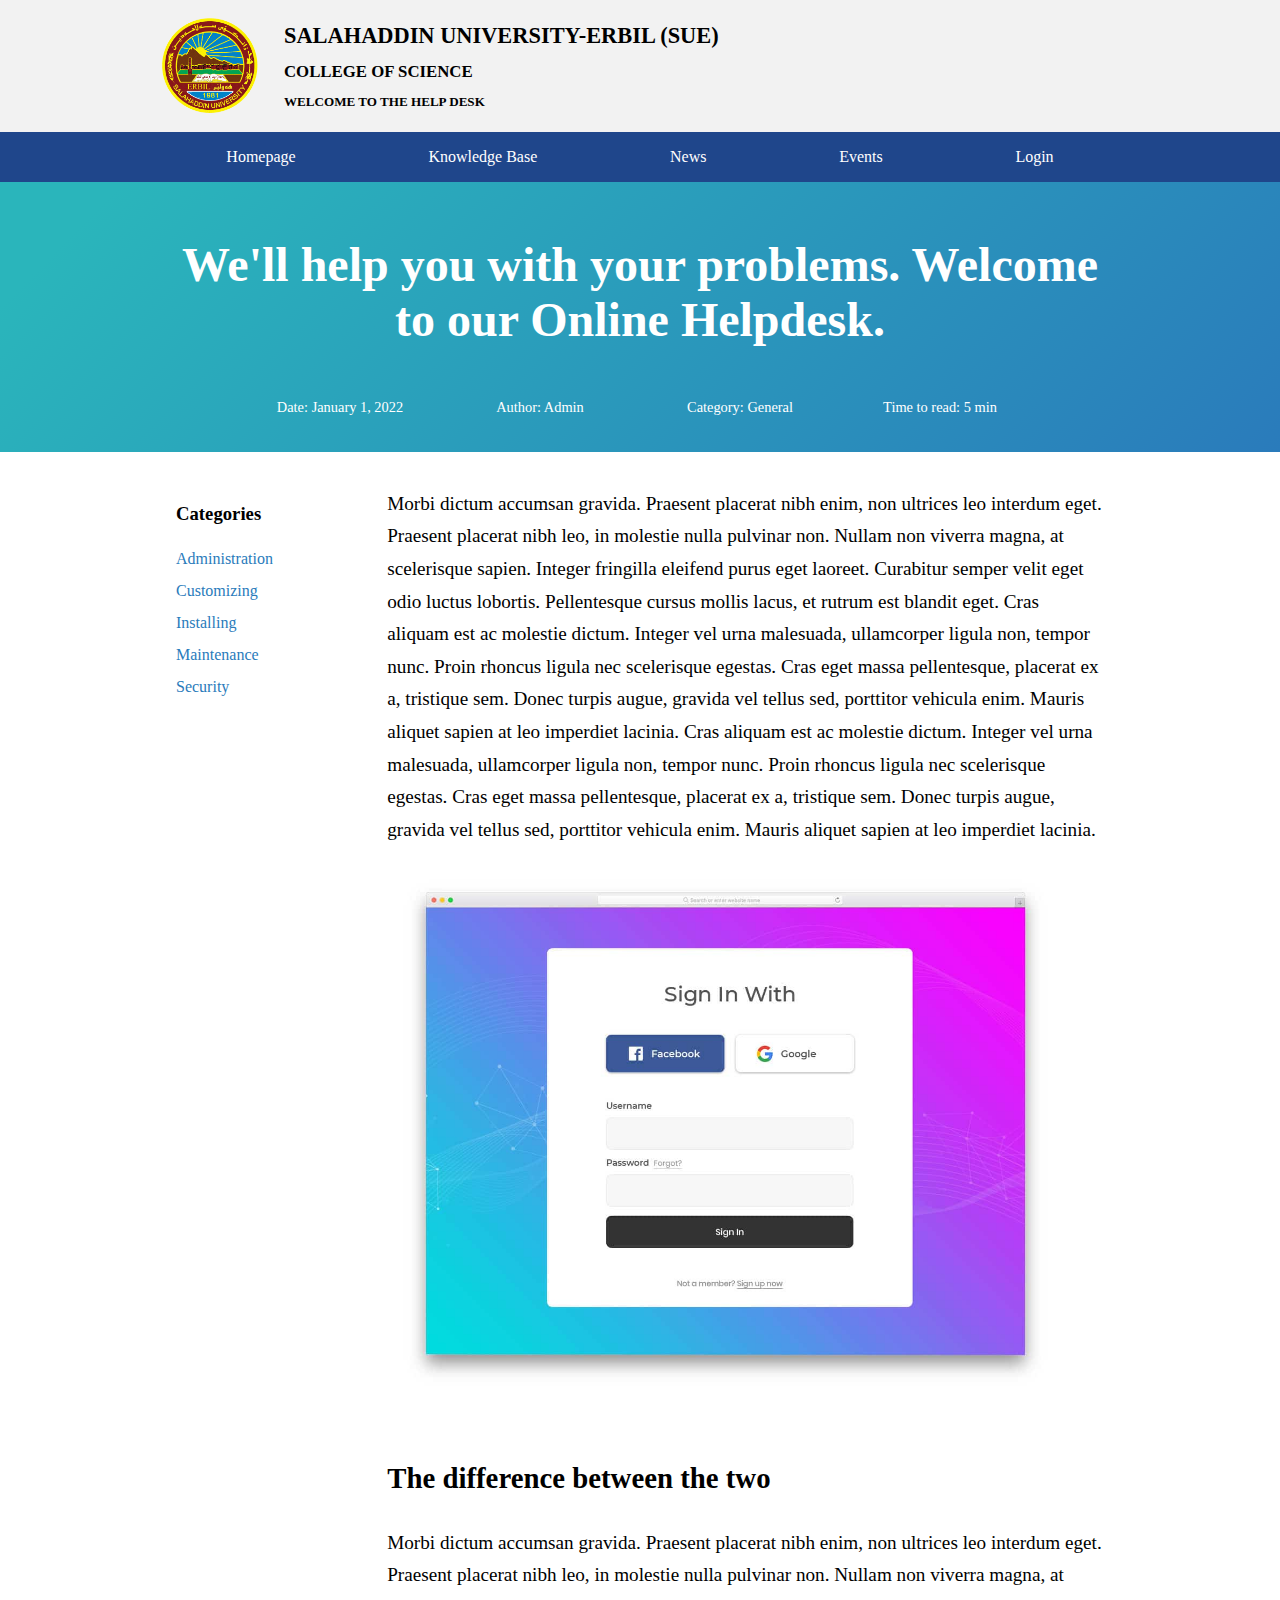
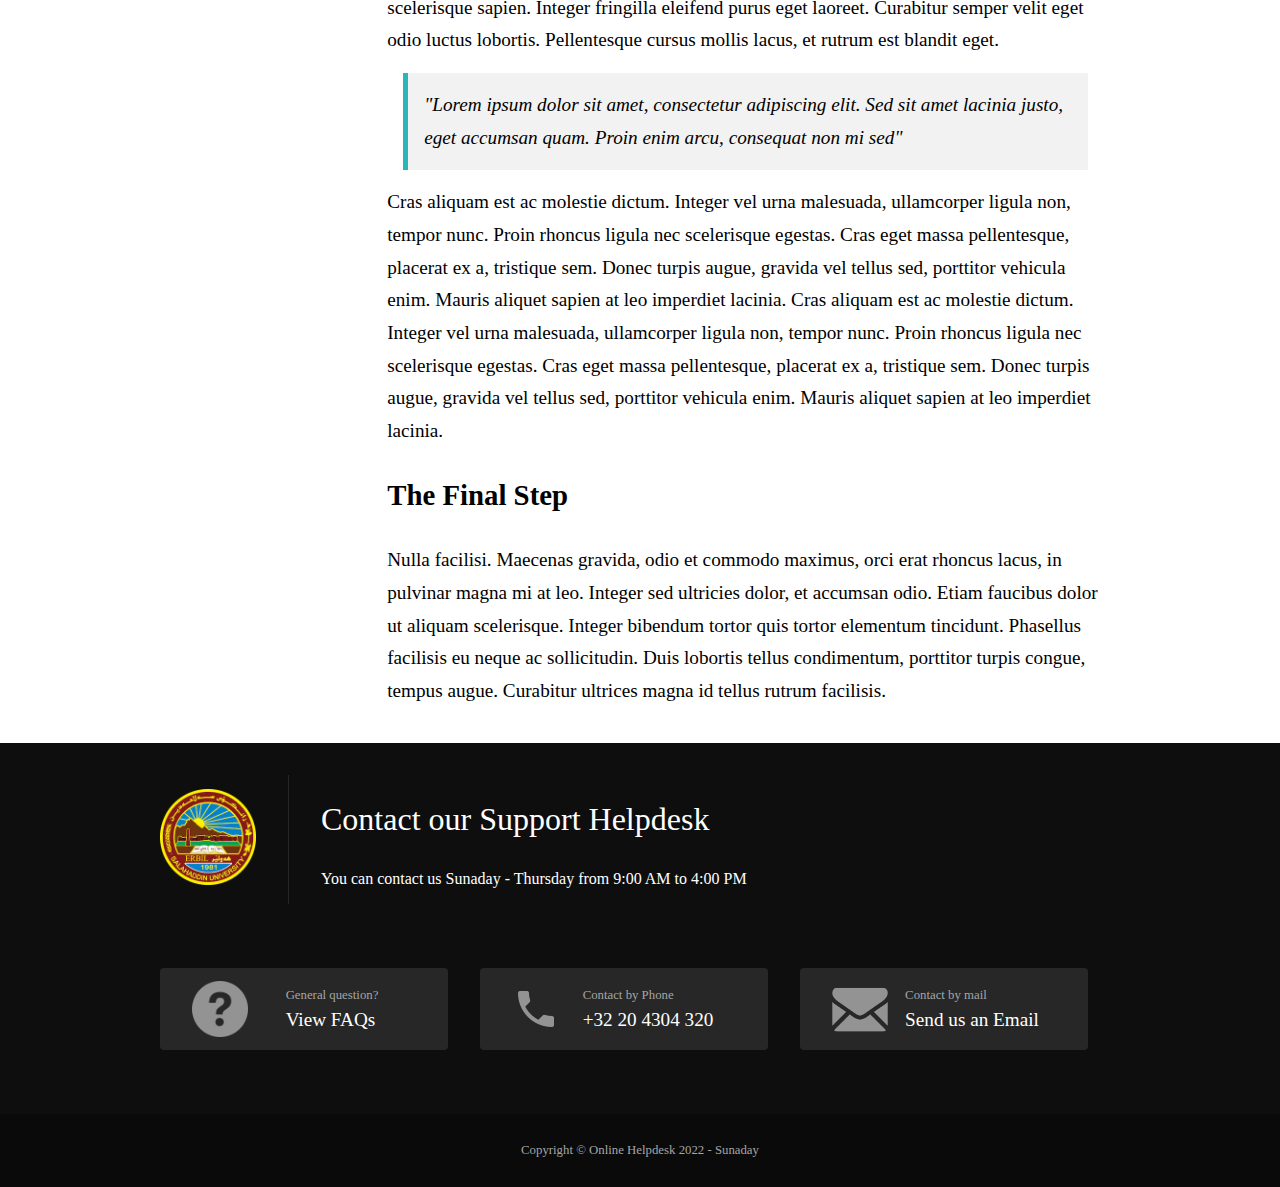
<file: article-page/index.html>
<!DOCTYPE html>
<html lang="en">

<head>
    <meta charset="UTF-8">
    <meta http-equiv="X-UA-Compatible" content="IE=edge">
    <meta name="viewport" content="width=device-width, initial-scale=1.0">
    <link rel="stylesheet" href="assets/styles/normalize.css">
    <link rel="stylesheet" href="assets/styles/styles.css" type="text/css">
    <link rel="shortcut icon" href="assets/images/salahaddinuniversity.gif" type="image/gif" />
    <title>Help Desk</title>
</head>

<body>
    <header>
        <div class="container">
            <div id="branding">
                <img src="assets/images/salahaddinuniversity.gif" alt="Salahaddin University" width="100" height="100">
                <div id="branding-text">
                    <h1>Salahaddin University-Erbil (SUE)</h1>
                    <h2>College of Science</h2>
                    <h3>Welcome to the help desk</h3>
                </div>
            </div>
        </div>
    </header>

    <nav>
        <div class="container">
            <ul>
                <li><a href="#">Homepage</a></li>
                <li><a href="#">Knowledge Base</a></li>
                <li><a href="#">News</a></li>
                <li><a href="#">Events</a></li>
                <li><a href="#">Login</a></li>
            </ul>
        </div>
    </nav>

    <section id="article">
        <div class="article-header">
            <div class="container">
                <div class="article-title">
                    <h1>We'll help you with your problems. Welcome to our Online Helpdesk.</h1>
                </div>

                <div class="article-meta">

                    <div class="date">
                        <p>
                            <span>Date:</span>
                            <span>January 1, 2022</span>
                        </p>
                    </div>

                    <div class="author">
                        <p>
                            <span>Author:</span>
                            <span>Admin</span>
                        </p>
                    </div>

                    <div class="category">
                        <p>
                            <span>Category:</span>
                            <span>General</span>
                        </p>
                    </div>

                    <div class="time-to-read">
                        <p>
                            <span>Time to read:</span>
                            <span>5 min</span>
                        </p>
                    </div>

                </div>

            </div>
        </div>
        <div class="container">
            <div class="faq-categories">
                <h3>Categories</h3>
                <ul>
                    <li><a href="#">Administration</a></li>
                    <li><a href="#">Customizing</a></li>
                    <li><a href="#">Installing</a></li>
                    <li><a href="#">Maintenance</a></li>
                    <li><a href="#">Security</a></li>
                </ul>
            </div>
            <div class="article-content">
                <p>


                    Morbi dictum accumsan gravida. Praesent placerat nibh enim, non ultrices leo interdum eget. Praesent
                    placerat nibh leo,
                    in molestie nulla pulvinar non. Nullam non viverra magna, at scelerisque sapien. Integer fringilla
                    eleifend purus eget
                    laoreet. Curabitur semper velit eget odio luctus lobortis. Pellentesque cursus mollis lacus, et
                    rutrum
                    est blandit eget.
                    Cras aliquam est ac molestie dictum. Integer vel urna malesuada, ullamcorper ligula non, tempor
                    nunc.
                    Proin rhoncus
                    ligula nec scelerisque egestas. Cras eget massa pellentesque, placerat ex a, tristique sem. Donec
                    turpis
                    augue, gravida
                    vel tellus sed, porttitor vehicula enim. Mauris aliquet sapien at leo imperdiet lacinia.

                    Cras aliquam est ac molestie dictum. Integer vel urna malesuada, ullamcorper ligula non, tempor
                    nunc.
                    Proin rhoncus
                    ligula nec scelerisque egestas. Cras eget massa pellentesque, placerat ex a, tristique sem. Donec
                    turpis
                    augue, gravida
                    vel tellus sed, porttitor vehicula enim. Mauris aliquet sapien at leo imperdiet lacinia.

                    <img src="assets/images/login-form.jpg" alt="Salahaddin University">
                <h2>
                    The difference between the two
                </h2>
                Morbi dictum accumsan gravida. Praesent placerat nibh enim, non ultrices leo interdum eget. Praesent
                placerat nibh leo,
                in molestie nulla pulvinar non. Nullam non viverra magna, at scelerisque sapien. Integer fringilla
                eleifend purus eget
                laoreet. Curabitur semper velit eget odio luctus lobortis. Pellentesque cursus mollis lacus, et rutrum
                est blandit eget.
                <blockquote>
                    "Lorem ipsum dolor sit amet, consectetur adipiscing elit. Sed sit amet lacinia justo, eget accumsan
                    quam. Proin enim
                    arcu, consequat non mi sed"
                </blockquote>
                Cras aliquam est ac molestie dictum. Integer vel urna malesuada, ullamcorper ligula non, tempor nunc.
                Proin rhoncus
                ligula nec scelerisque egestas. Cras eget massa pellentesque, placerat ex a, tristique sem. Donec turpis
                augue, gravida
                vel tellus sed, porttitor vehicula enim. Mauris aliquet sapien at leo imperdiet lacinia.

                Cras aliquam est ac molestie dictum. Integer vel urna malesuada, ullamcorper ligula non, tempor nunc.
                Proin rhoncus
                ligula nec scelerisque egestas. Cras eget massa pellentesque, placerat ex a, tristique sem. Donec turpis
                augue, gravida
                vel tellus sed, porttitor vehicula enim. Mauris aliquet sapien at leo imperdiet lacinia.
                <h2>
                    The Final Step
                </h2>
                Nulla facilisi. Maecenas gravida, odio et commodo maximus, orci erat rhoncus lacus, in pulvinar magna mi
                at leo. Integer
                sed ultricies dolor, et accumsan odio. Etiam faucibus dolor ut aliquam scelerisque. Integer bibendum
                tortor quis tortor
                elementum tincidunt. Phasellus facilisis eu neque ac sollicitudin. Duis lobortis tellus condimentum,
                porttitor turpis
                congue, tempus augue. Curabitur ultrices magna id tellus rutrum facilisis.

                </p>
            </div>
    </section>


    <!-- footer -->

    <footer>
        <div class="container">
            <div class="footer-content">
                <div class="footer-logo">
                    <img src="assets/images/logo.png" alt="">
                </div>
                <div class="footer-text">
                    <h2>Contact our Support Helpdesk</h2>
                    <p>You can contact us Sunaday - Thursday from 9:00 AM to 4:00 PM</p>
                </div>
            </div>
            <div class="footer-contact">
                <div class="footer-contact-item">
                    <a href="#">
                        <img src="assets/images/question-white.png" alt="">
                        <p>General question?</p>
                        <h3>View FAQs</h3>
                    </a>
                </div>
                <div class="footer-contact-item">
                    <a href="#">
                        <img src="assets/images/phone.png" alt="">
                        <p>Contact by Phone</p>
                        <h3>+32 20 4304 320</h3>
                    </a>
                </div>
                <div class="footer-contact-item">
                    <a href="#">
                        <img src="assets/images/mail-white.png" alt="">
                        <p>Contact by mail</p>
                        <h3>Send us an Email</h3>
                    </a>
                </div>
            </div>
            <!-- copyright -->
        </div>
        <div class="copyright">
            <p>Copyright © Online Helpdesk 2022 - Sunaday</p>
        </div>
    </footer>

</body>

</html>
</file>
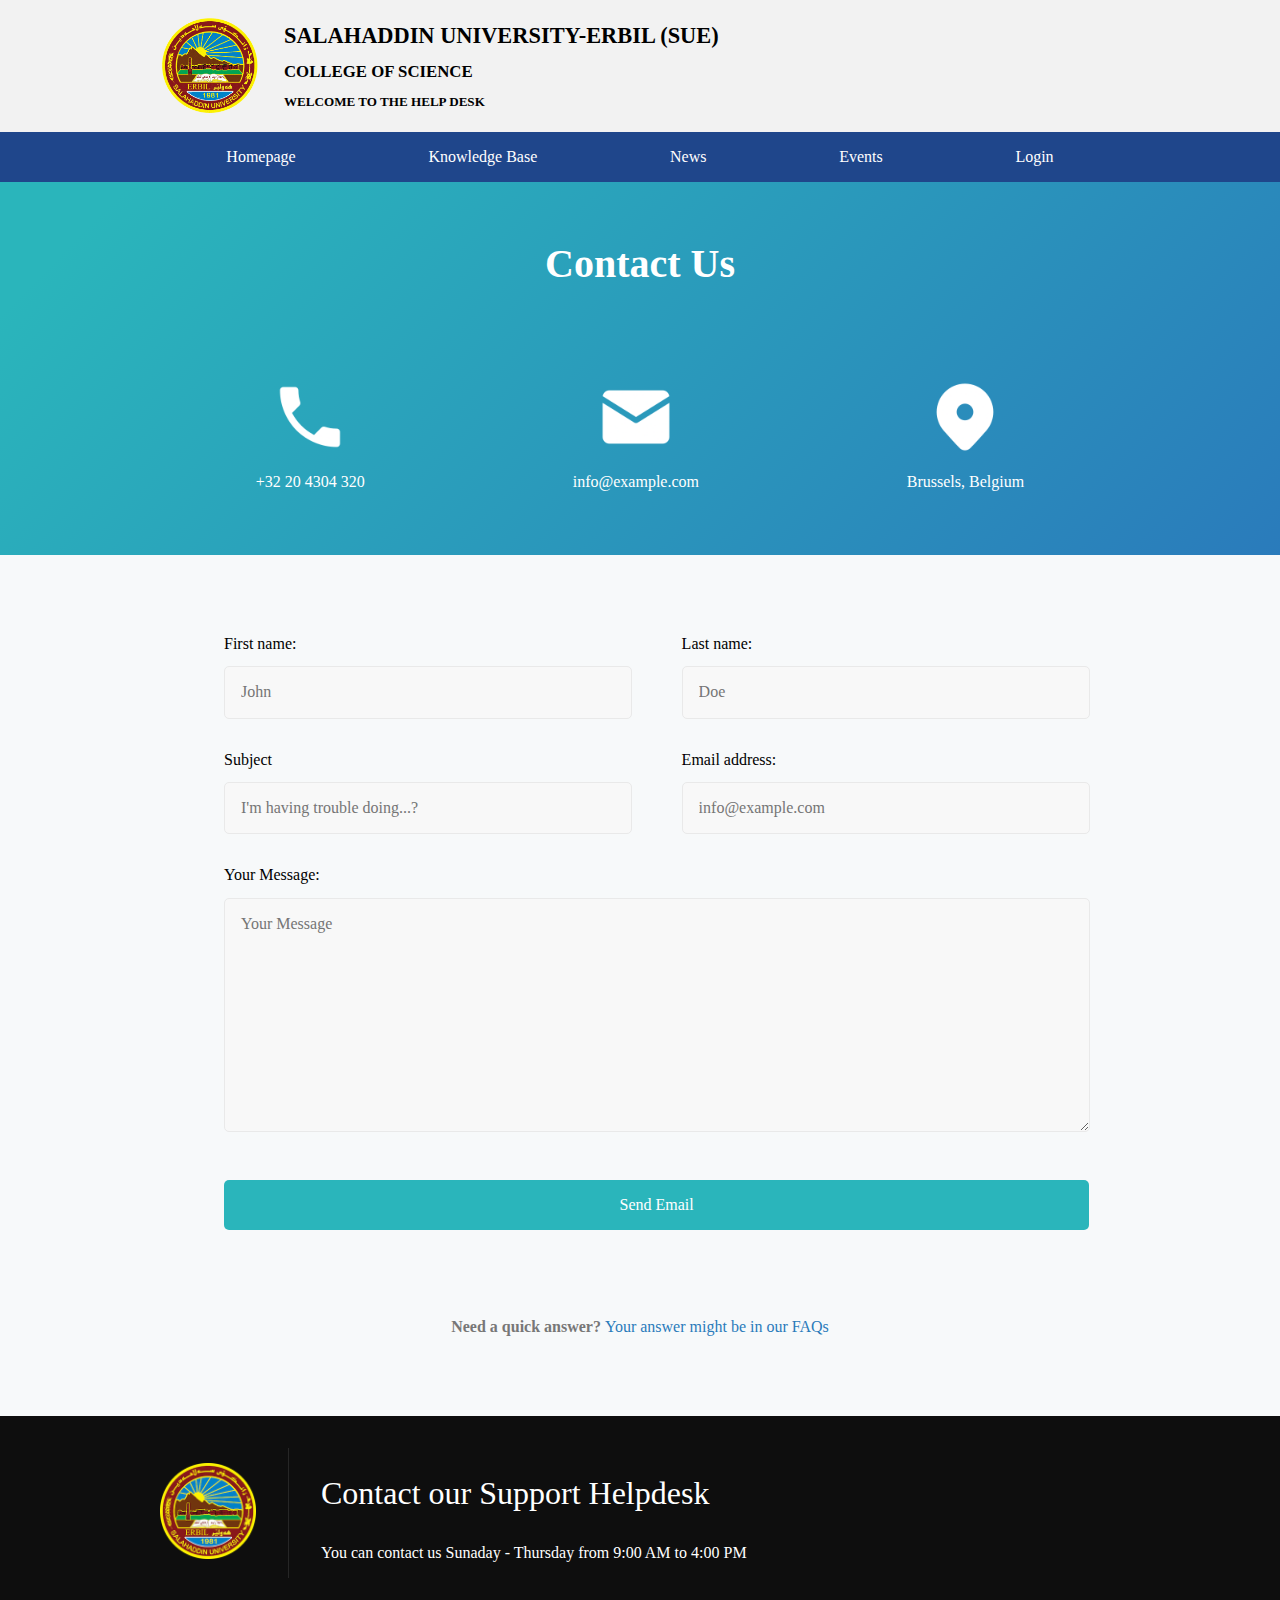
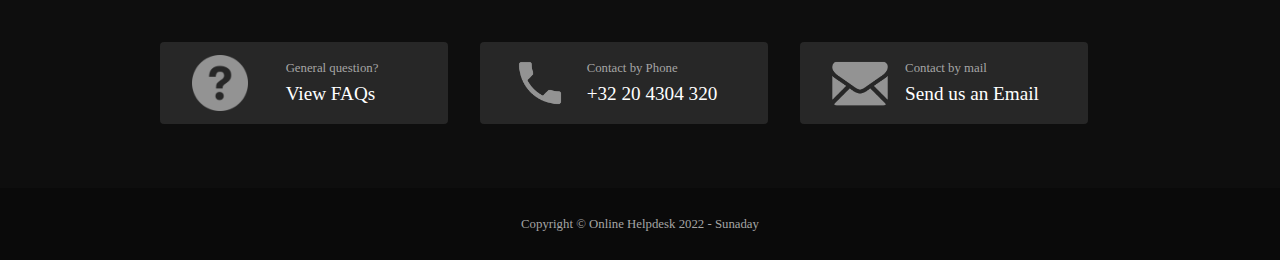
<file: contact-us/index.html>
<!DOCTYPE html>
<html lang="en">

<head>
    <meta charset="UTF-8">
    <meta http-equiv="X-UA-Compatible" content="IE=edge">
    <meta name="viewport" content="width=device-width, initial-scale=1.0">
    <link rel="stylesheet" href="assets/styles/normalize.css">
    <link rel="stylesheet" href="assets/styles/styles.css" type="text/css">
    <link rel="shortcut icon" href="assets/images/salahaddinuniversity.gif" type="image/gif" />
    <title>Help Desk</title>
</head>

<body>
    <header>
        <div class="container">
            <div id="branding">
                <img src="assets/images/salahaddinuniversity.gif" alt="Salahaddin University" width="100" height="100">
                <div id="branding-text">
                    <h1>Salahaddin University-Erbil (SUE)</h1>
                    <h2>College of Science</h2>
                    <h3>Welcome to the help desk</h3>
                </div>
            </div>
        </div>
    </header>

    <nav>
        <div class="container">
            <ul>
                <li><a href="#">Homepage</a></li>
                <li><a href="#">Knowledge Base</a></li>
                <li><a href="#">News</a></li>
                <li><a href="#">Events</a></li>
                <li><a href="#">Login</a></li>
            </ul>
        </div>
    </nav>

    <section id="showcase">
        <div class="container">
            <h2>Contact Us</h2>
            <div class="contact-info">
                <div class="phone">
                    <img src="assets/images/phone.png" alt="phone number">
                    +32 20 4304 320
                </div>
                <div class="email">
                    <img src="assets/images/mail.png" alt="">
                    info@example.com
                </div>
                <div class="location">
                    <img src="assets/images/location.png" alt="">
                    Brussels, Belgium
                </div>
            </div>

        </div>
    </section>


    <section class="contact">
        <div class="container">
            <div class="contact-form">
                <form id="Contact-Form" name="Contact-Form">
                    <div class="input-row">
                        <div class="firstname field">
                            <label for="First-name" class="field-label">First name:</label>
                            <input type="text" maxlength="256" name="First-name" placeholder="John" id="First-name">
                        </div>
                        <div class="lastname field">
                            <label for="Last-Name" class="field-label">Last name:</label>
                            <input type="text" maxlength="256" name="Last-Name" placeholder="Doe" id="Last-Name">
                        </div>
                    </div>
                    <div class="input-row">
                        <div class="subject field">
                            <label for="Subject" class="field-label">Subject</label>
                            <input type="text" maxlength="256" name="Last-Name"
                                placeholder="I'm having trouble doing...?" id="Subject">
                        </div>
                        <div class="email-address field">
                            <label for="Email" class="field-label">Email address:</label>
                            <input type="email" maxlength="256" name="Email" placeholder="info@example.com" id="Email"
                                required="">
                        </div>
                    </div>

                    <label for="Message">Your Message:</label>
                    <textarea id="Message" name="Message" maxlength="5000" required=""
                        placeholder="Your Message"></textarea>
                    <input type="submit" value="Send Email">
                    <div class="submit-button-text">
                        <strong>Need a quick answer?</strong>
                        &nbsp;
                        <a href="#">Your answer might be in our FAQs</a>
                    </div>
                </form>
            </div>
        </div>
    </section>


    <!-- footer -->

    <footer>
        <div class="container">
            <div class="footer-content">
                <div class="footer-logo">
                    <img src="assets/images/logo.png" alt="">
                </div>
                <div class="footer-text">
                    <h2>Contact our Support Helpdesk</h2>
                    <p>You can contact us Sunaday - Thursday from 9:00 AM to 4:00 PM</p>
                </div>
            </div>
            <div class="footer-contact">
                <div class="footer-contact-item">
                    <a href="#">
                        <img src="assets/images/question-white.png" alt="">
                        <p>General question?</p>
                        <h3>View FAQs</h3>
                    </a>
                </div>
                <div class="footer-contact-item">
                    <a href="#">
                        <img src="assets/images/phone.png" alt="">
                        <p>Contact by Phone</p>
                        <h3>+32 20 4304 320</h3>
                    </a>
                </div>
                <div class="footer-contact-item">
                    <a href="#">
                        <img src="assets/images/mail-white.png" alt="">
                        <p>Contact by mail</p>
                        <h3>Send us an Email</h3>
                    </a>
                </div>
            </div>
            <!-- copyright -->
        </div>
        <div class="copyright">
            <p>Copyright © Online Helpdesk 2022 - Sunaday</p>
        </div>
    </footer>

</body>

</html>
</file>
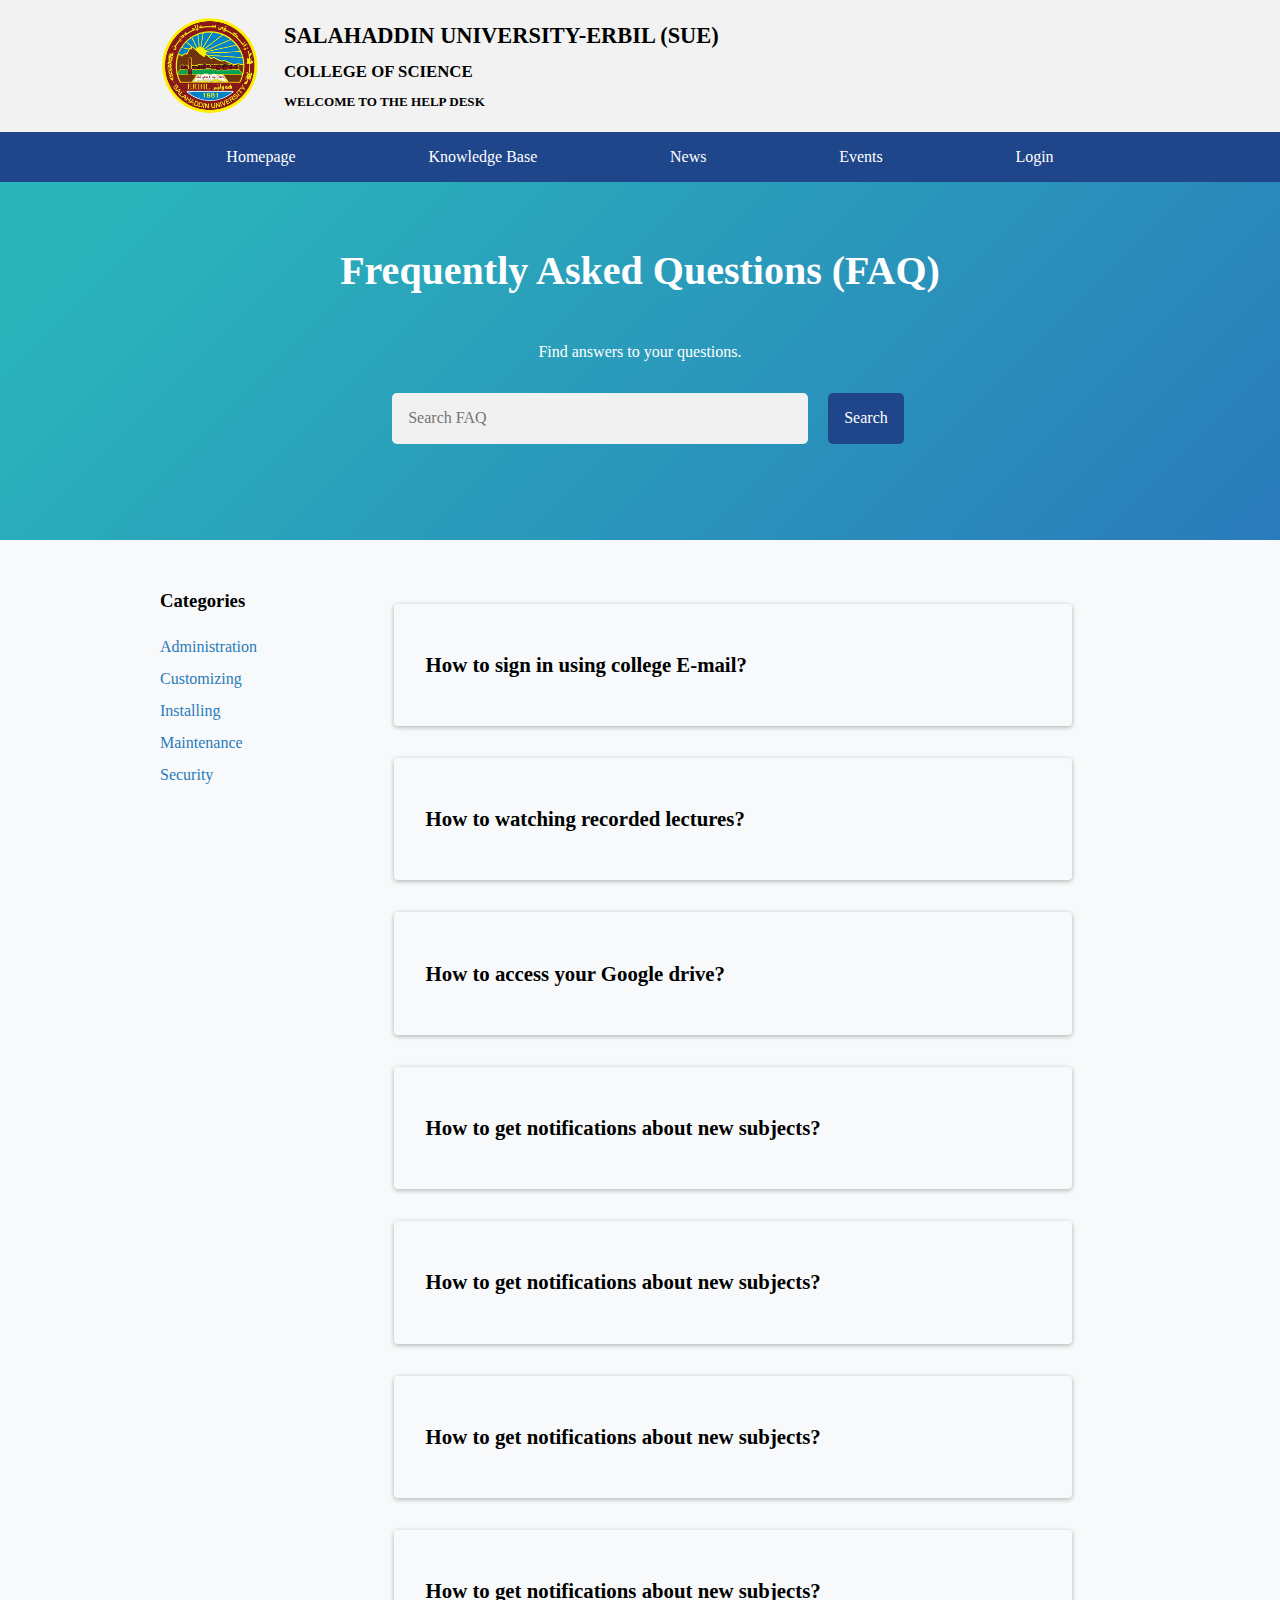
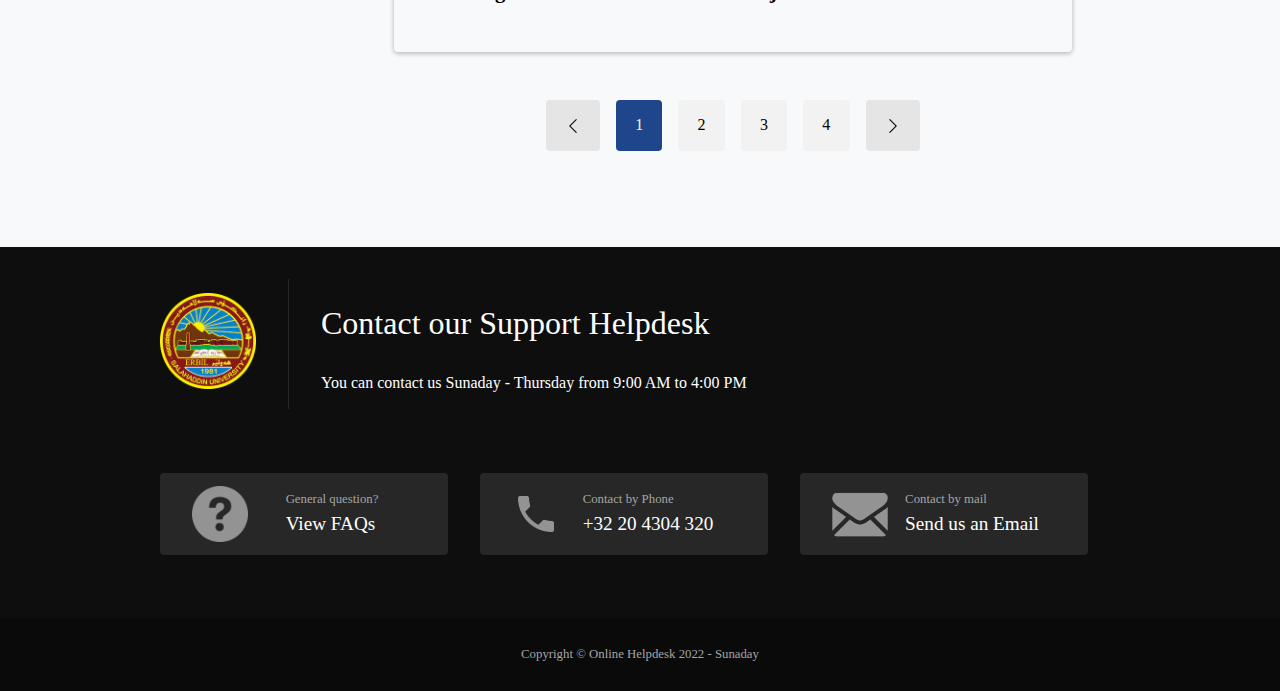
<file: faq/index.html>
<!DOCTYPE html>
<html lang="en">

<head>
    <meta charset="UTF-8">
    <meta http-equiv="X-UA-Compatible" content="IE=edge">
    <meta name="viewport" content="width=device-width, initial-scale=1.0">
    <link rel="stylesheet" href="assets/styles/normalize.css">
    <link rel="stylesheet" href="assets/styles/styles.css" type="text/css">
    <link rel="shortcut icon" href="assets/images/salahaddinuniversity.gif" type="image/gif" />
    <title>Help Desk</title>
</head>

<body>
    <header>
        <div class="container">
            <div id="branding">
                <img src="assets/images/salahaddinuniversity.gif" alt="Salahaddin University" width="100" height="100">
                <div id="branding-text">
                    <h1>Salahaddin University-Erbil (SUE)</h1>
                    <h2>College of Science</h2>
                    <h3>Welcome to the help desk</h3>
                </div>
            </div>
        </div>
    </header>

    <nav>
        <div class="container">
            <ul>
                <li><a href="#">Homepage</a></li>
                <li><a href="#">Knowledge Base</a></li>
                <li><a href="#">News</a></li>
                <li><a href="#">Events</a></li>
                <li><a href="#">Login</a></li>
            </ul>
        </div>
    </nav>

    <section id="showcase">
        <div class="container">
            <h2>Frequently Asked Questions (FAQ)</h2>
            <div class="search">
                <p>Find answers to your questions.</p>
                <form action="">
                    <input type="text" placeholder="Search FAQ">
                    <button type="submit">Search</button>
                </form>
            </div>
        </div>
    </section>

    <!-- faq section -->

    <section id="faq">
        <div class="container">
            <div class="faq-categories">
                <h3>Categories</h3>
                <ul>
                    <li><a href="#">Administration</a></li>
                    <li><a href="#">Customizing</a></li>
                    <li><a href="#">Installing</a></li>
                    <li><a href="#">Maintenance</a></li>
                    <li><a href="#">Security</a></li>
                </ul>
            </div>
            <div class="questions">
                <div class="question">
                    <h2 class="faq-title">How to sign in using college E-mail?</h2>
                    <p class="content">Lorem Ipsum is simply dummy text of the printing and typesetting industry.
                        Lorem Ipsum has been the industry's standard
                        dummy text ever since the 1500s, when an unknown printer took a galley of type and scrambled
                        it to make a type specimen
                        book. It has survived not only five centuries, but also the leap into electronic
                        typesetting, remaining essentially
                        unchanged. It was popularised in the 1960s with the release of Letraset sheets containing
                        Lorem Ipsum passages, and more
                        recently with desktop publishing software like Aldus PageMaker including versions of Lorem
                        Ipsum.
                    </p>
                </div>
                <div class="question">
                    <h2 class="faq-title">How to watching recorded lectures?</h2>
                    <p class="content">Lorem Ipsum is simply dummy text of the printing and typesetting industry.
                        Lorem Ipsum has been the industry's standard
                        dummy text ever since the 1500s, when an unknown printer took a galley of type and scrambled
                        it to make a type specimen
                        book. It has survived not only five centuries, but also the leap into electronic
                        typesetting, remaining essentially
                        unchanged. It was popularised in the 1960s with the release of Letraset sheets containing
                        Lorem Ipsum passages, and more
                        recently with desktop publishing software like Aldus PageMaker including versions of Lorem
                        Ipsum.
                    </p>
                </div>
                <div class="question">
                    <h2 class="faq-title">How to access your Google drive?</h2>
                    <p class="content">Lorem Ipsum is simply dummy text of the printing and typesetting industry.
                        Lorem Ipsum has been the industry's standard
                        dummy text ever since the 1500s, when an unknown printer took a galley of type and scrambled
                        it to make a type specimen
                        book. It has survived not only five centuries, but also the leap into electronic
                        typesetting, remaining essentially
                        unchanged. It was popularised in the 1960s with the release of Letraset sheets containing
                        Lorem Ipsum passages, and more
                        recently with desktop publishing software like Aldus PageMaker including versions of Lorem
                        Ipsum.
                    </p>
                </div>
                <div class="question">
                    <h2 class="faq-title">How to get notifications about new subjects?</h2>
                    <p class="content">Lorem Ipsum is simply dummy text of the printing and typesetting industry.
                        Lorem Ipsum has been the industry's standard
                        dummy text ever since the 1500s, when an unknown printer took a galley of type and scrambled
                        it to make a type specimen
                        book. It has survived not only five centuries, but also the leap into electronic
                        typesetting, remaining essentially
                        unchanged. It was popularised in the 1960s with the release of Letraset sheets containing
                        Lorem Ipsum passages, and more
                        recently with desktop publishing software like Aldus PageMaker including versions of Lorem
                        Ipsum.
                    </p>
                </div>
                <div class="question">
                    <h2 class="faq-title">How to get notifications about new subjects?</h2>
                    <p class="content">Lorem Ipsum is simply dummy text of the printing and typesetting industry.
                        Lorem Ipsum has been the industry's standard
                        dummy text ever since the 1500s, when an unknown printer took a galley of type and scrambled
                        it to make a type specimen
                        book. It has survived not only five centuries, but also the leap into electronic
                        typesetting, remaining essentially
                        unchanged. It was popularised in the 1960s with the release of Letraset sheets containing
                        Lorem Ipsum passages, and more
                        recently with desktop publishing software like Aldus PageMaker including versions of Lorem
                        Ipsum.
                    </p>
                </div>
                <div class="question">
                    <h2 class="faq-title">How to get notifications about new subjects?</h2>
                    <p class="content">Lorem Ipsum is simply dummy text of the printing and typesetting industry.
                        Lorem Ipsum has been the industry's standard
                        dummy text ever since the 1500s, when an unknown printer took a galley of type and scrambled
                        it to make a type specimen
                        book. It has survived not only five centuries, but also the leap into electronic
                        typesetting, remaining essentially
                        unchanged. It was popularised in the 1960s with the release of Letraset sheets containing
                        Lorem Ipsum passages, and more
                        recently with desktop publishing software like Aldus PageMaker including versions of Lorem
                        Ipsum.
                    </p>
                </div>
                <div class="question">
                    <h2 class="faq-title">How to get notifications about new subjects?</h2>
                    <p class="content">Lorem Ipsum is simply dummy text of the printing and typesetting industry.
                        Lorem Ipsum has been the industry's standard
                        dummy text ever since the 1500s, when an unknown printer took a galley of type and scrambled
                        it to make a type specimen
                        book. It has survived not only five centuries, but also the leap into electronic
                        typesetting, remaining essentially
                        unchanged. It was popularised in the 1960s with the release of Letraset sheets containing
                        Lorem Ipsum passages, and more
                        recently with desktop publishing software like Aldus PageMaker including versions of Lorem
                        Ipsum.
                    </p>
                </div>
                <div class="pagination">
                    <div class="back">
                        <img src="assets/images/next.png" alt="previous">
                    </div>
                    <div class="current">1</div>
                    <div>2</div>
                    <div>3</div>
                    <div>4</div>
                    <div class="next">
                        <img src="assets/images/next.png" alt="next">
                    </div>
                </div>
            </div>

        </div>
    </section>

    <!-- footer -->

    <footer>
        <div class="container">
            <div class="footer-content">
                <div class="footer-logo">
                    <img src="assets/images/logo.png" alt="">
                </div>
                <div class="footer-text">
                    <h2>Contact our Support Helpdesk</h2>
                    <p>You can contact us Sunaday - Thursday from 9:00 AM to 4:00 PM</p>
                </div>
            </div>
            <div class="footer-contact">
                <div class="footer-contact-item">
                    <a href="#">
                        <img src="assets/images/question-white.png" alt="">
                        <p>General question?</p>
                        <h3>View FAQs</h3>
                    </a>
                </div>
                <div class="footer-contact-item">
                    <a href="#">
                        <img src="assets/images/phone.png" alt="">
                        <p>Contact by Phone</p>
                        <h3>+32 20 4304 320</h3>
                    </a>
                </div>
                <div class="footer-contact-item">
                    <a href="#">
                        <img src="assets/images/mail-white.png" alt="">
                        <p>Contact by mail</p>
                        <h3>Send us an Email</h3>
                    </a>
                </div>
            </div>
            <!-- copyright -->
        </div>
        <div class="copyright">
            <p>Copyright © Online Helpdesk 2022 - Sunaday</p>
        </div>
    </footer>

    <script src="assets/js/faq.js"></script>


</body>

</html>
</file>
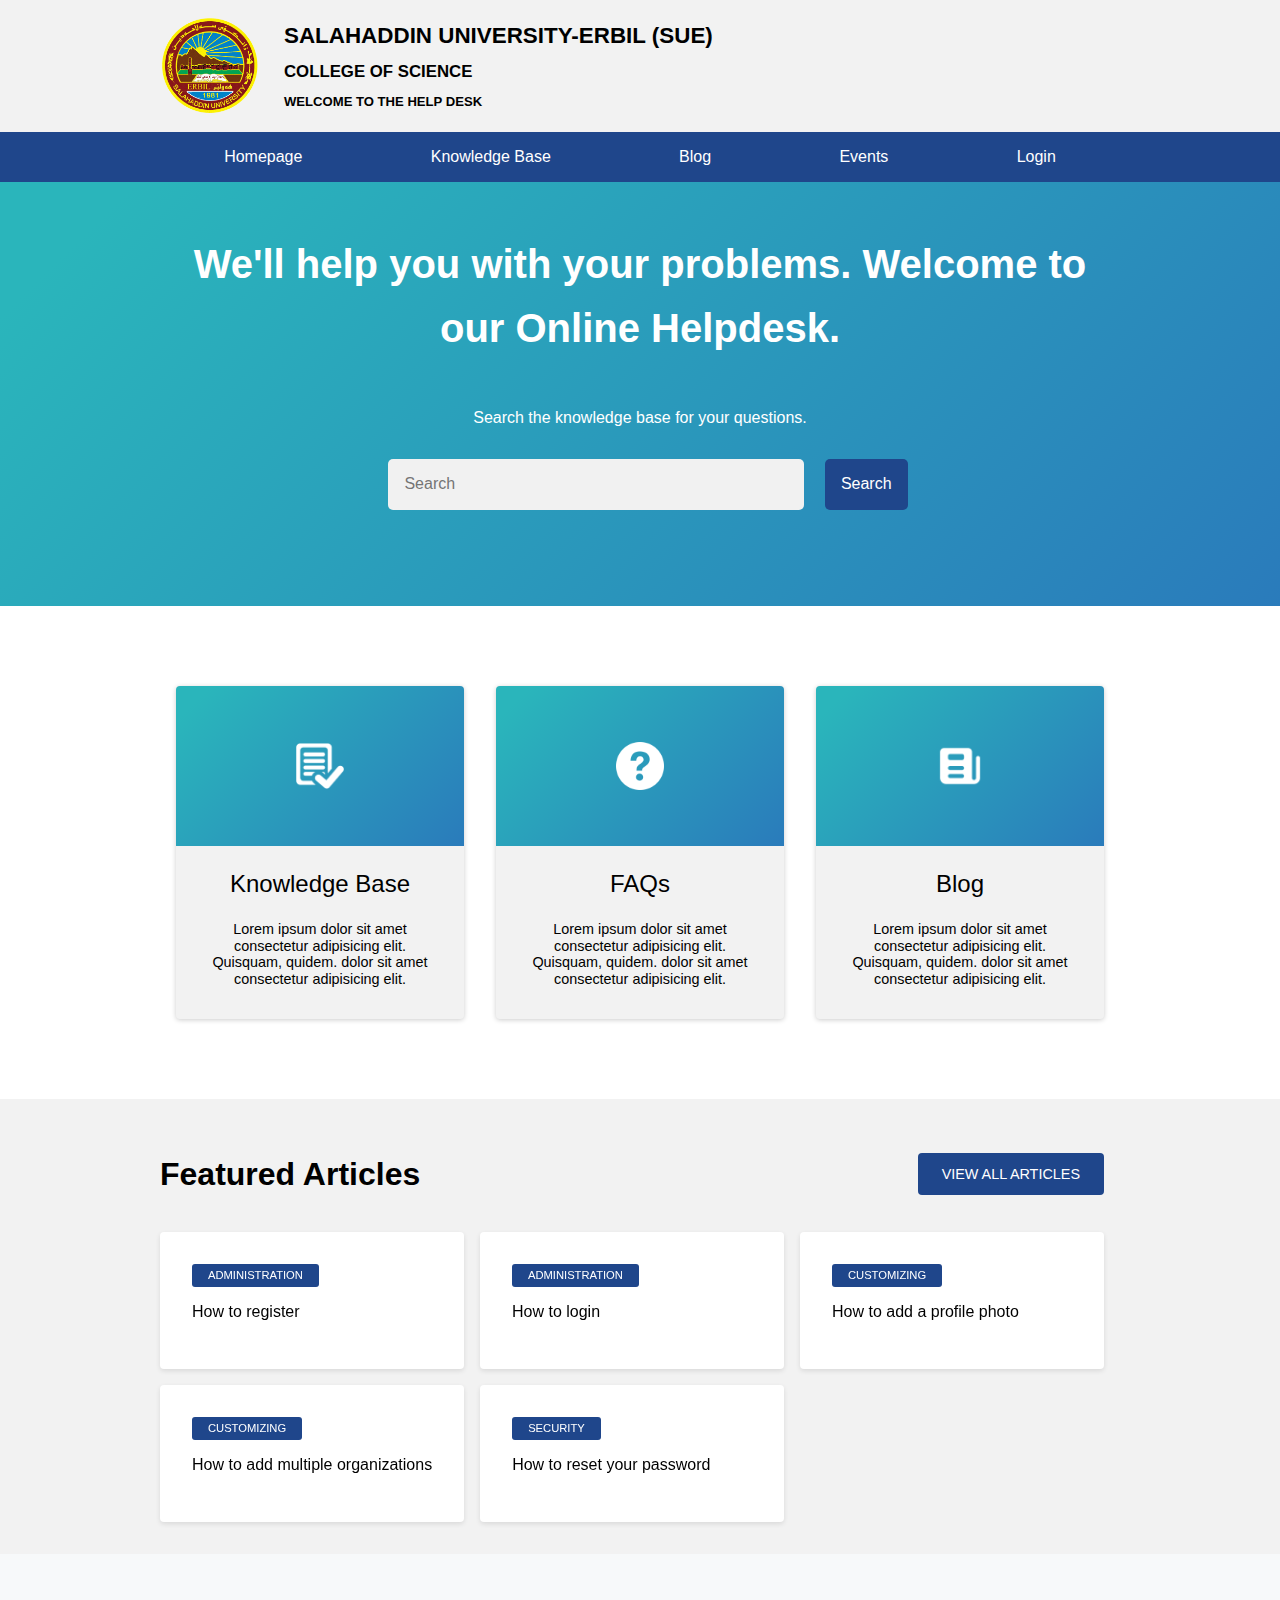
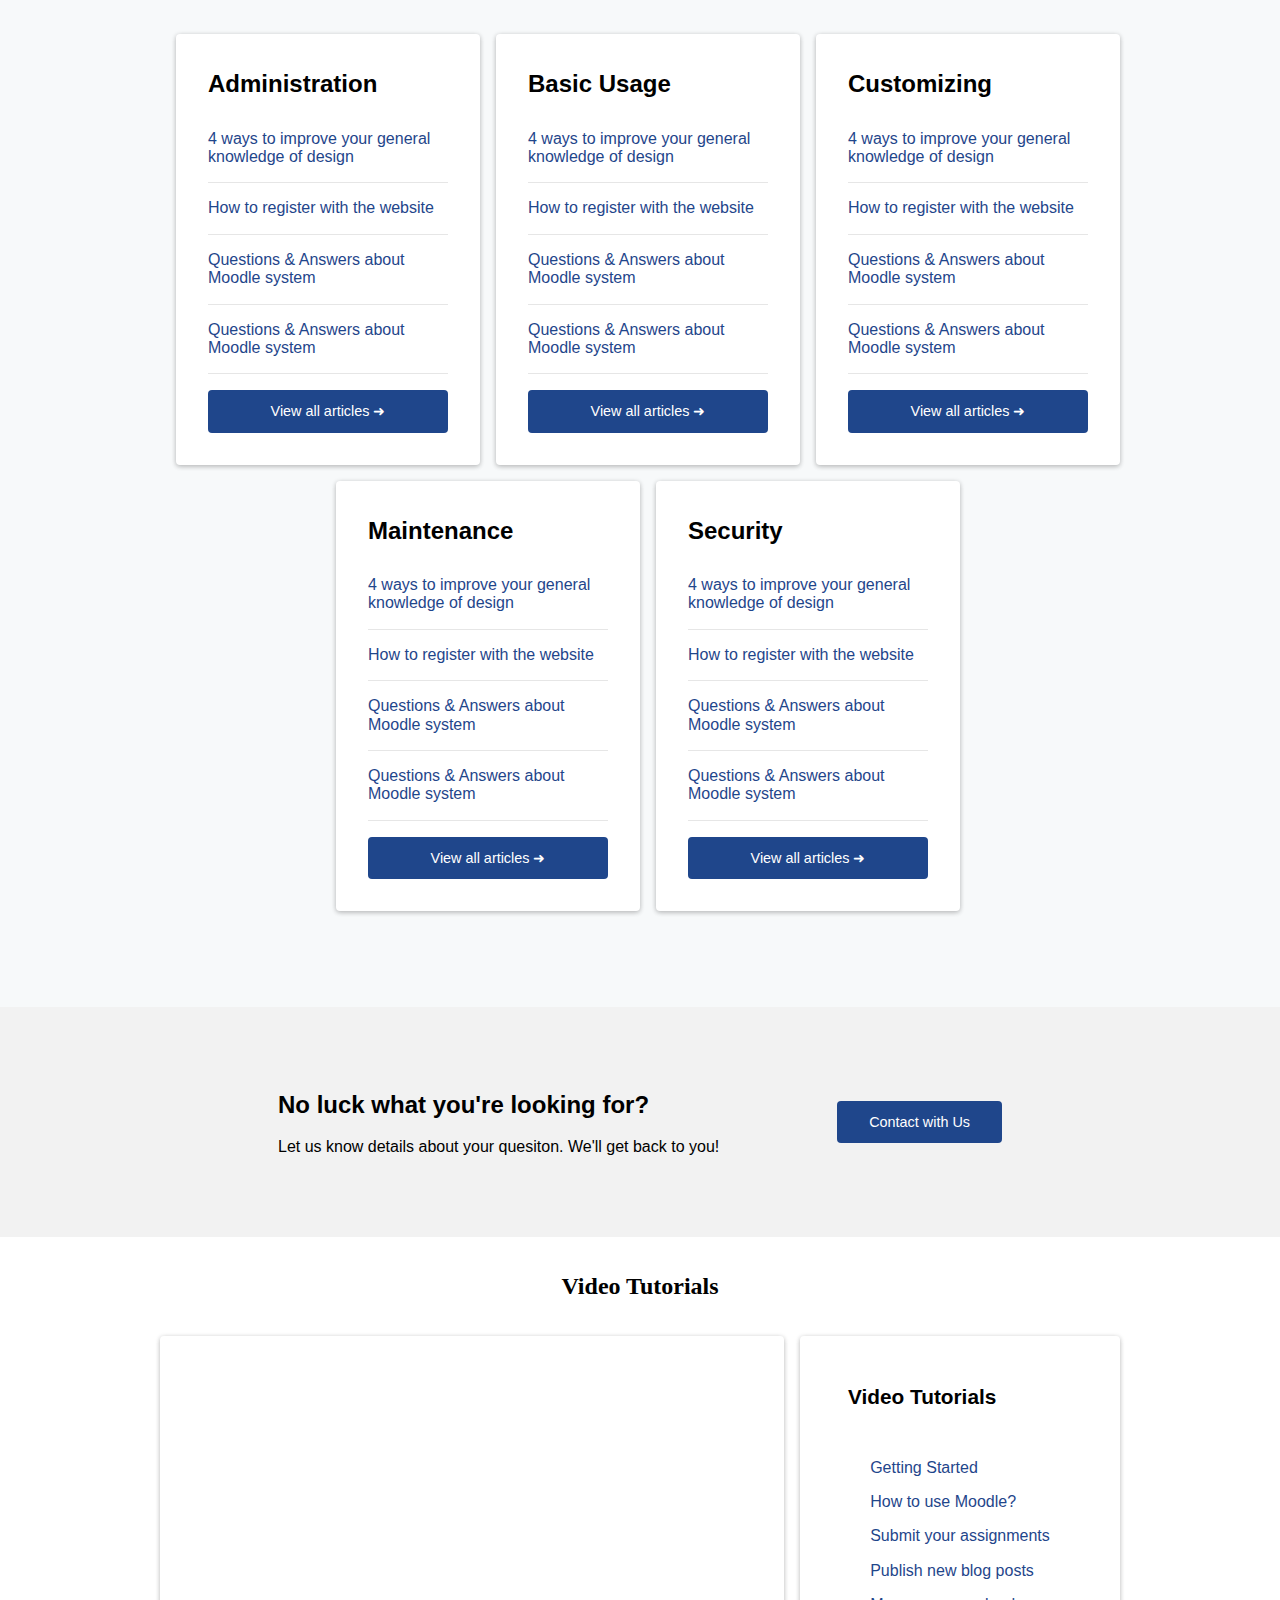
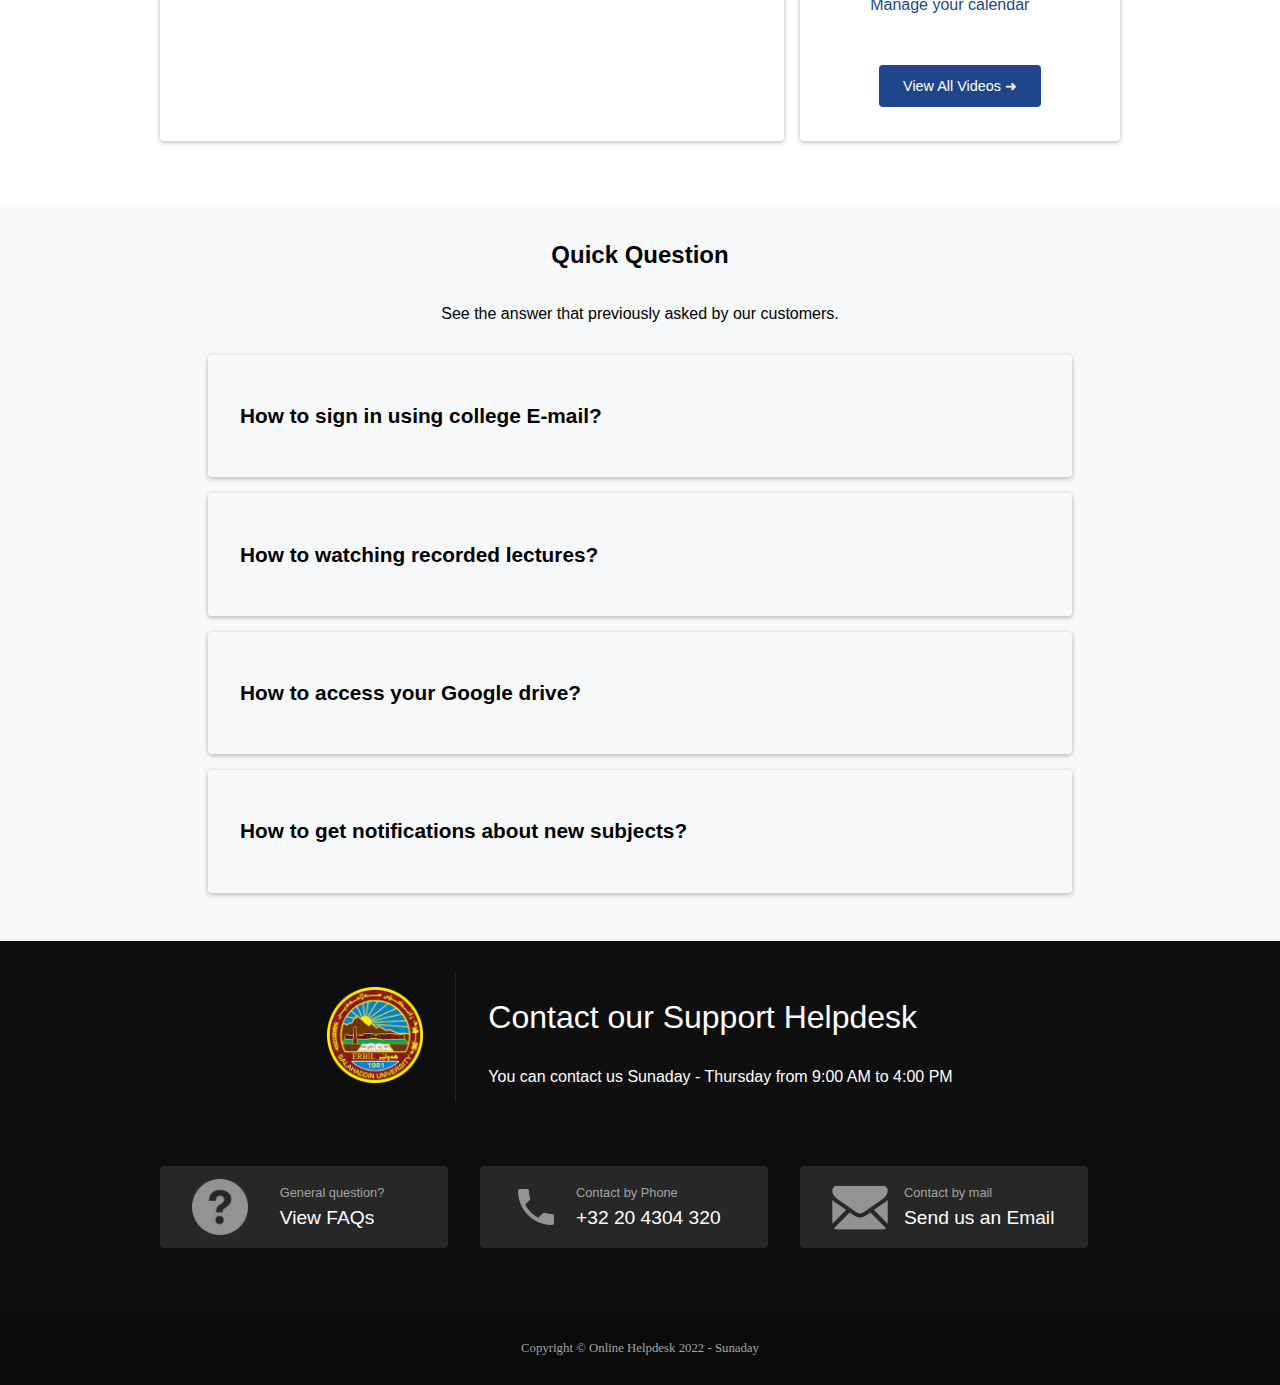
<file: homepage/index.html>
<!DOCTYPE html>
<html lang="en">

<head>
    <meta charset="UTF-8">
    <meta http-equiv="X-UA-Compatible" content="IE=edge">
    <meta name="viewport" content="width=device-width, initial-scale=1.0">
    <link rel="stylesheet" href="assets/styles/normalize.css">
    <link rel="stylesheet" href="assets/styles/styles.css" type="text/css">
    <link rel="shortcut icon" href="assets/images/salahaddinuniversity.gif" type="image/gif" />
    <title>Help Desk - Homepage</title>
</head>

<body>
    <header>
        <div class="container">
            <div id="branding">
                <img src="assets/images/salahaddinuniversity.gif" alt="Salahaddin University" width="100" height="100">
                <div id="branding-text">
                    <h1>Salahaddin University-Erbil (SUE)</h1>
                    <h2>College of Science</h2>
                    <h3>Welcome to the help desk</h3>
                </div>
            </div>
        </div>
    </header>

    <nav>
        <div class="container">
            <ul>
                <li><a href="#">Homepage</a></li>
                <li><a href="#">Knowledge Base</a></li>
                <li><a href="#">Blog</a></li>
                <li><a href="#">Events</a></li>
                <li><a href="#">Login</a></li>
            </ul>
        </div>
    </nav>

    <section id="showcase">
        <div class="container">
            <h2>We'll help you with your problems. Welcome to our Online Helpdesk.</h2>
            <div class="search">
                <p>Search the knowledge base for your questions.</p>
                <form action="">
                    <input type="text" placeholder="Search">
                    <button type="submit">Search</button>
                </form>
            </div>
        </div>
    </section>

    <!-- card main links -->

    <section id="main-links">
        <div class="container">
            <div class="card">
                <a href="#">
                    <div class="card-image">
                        <img src="assets/images/document-check-white.png" alt="Knowledge Base">
                    </div>
                    <h3>Knowledge Base</h3>
                    <p>Lorem ipsum dolor sit amet consectetur adipisicing elit. Quisquam, quidem. dolor sit amet
                        consectetur
                        adipisicing elit.</p>
                </a>
            </div>
            <div class="card">
                <a href="#">
                    <div class="card-image">
                        <img src="assets/images/question-white.png" alt="FAQs">
                    </div>
                    <h3>FAQs</h3>
                    <p>Lorem ipsum dolor sit amet consectetur adipisicing elit. Quisquam, quidem. dolor sit amet
                        consectetur
                        adipisicing elit.</p>
                </a>
            </div>
            <div class="card">
                <a href="#">
                    <div class="card-image">
                        <img src="assets/images/news.png" alt="More Questions">
                    </div>
                    <h3>Blog</h3>
                    <p>Lorem ipsum dolor sit amet consectetur adipisicing elit. Quisquam, quidem. dolor sit amet
                        consectetur
                        adipisicing elit.</p>
                </a>
            </div>
        </div>
    </section>

    <!-- featured articles -->
    <section id="articles">
        <div class="container">
            <div class="articles-header">
                <h2>Featured Articles</h2>
                <button>View all articles</button>
            </div>
            <div class="articles">
                <div class="article">
                    <a href="" class="article-link">
                        <p class="article-category">Administration</p>
                        <p>How to register</p>
                    </a>
                </div>

                <div class="article">
                    <a href="" class="article-link">
                        <p class="article-category">Administration</p>
                        <p>How to login</p>
                    </a>
                </div>

                <div class="article">
                    <a href="" class="article-link">
                        <p class="article-category">Customizing</p>
                        <p>How to add a profile photo</p>
                    </a>
                </div>

                <div class="article">
                    <a href="" class="article-link">
                        <p class="article-category">Customizing</p>
                        <p>How to add multiple organizations</p>
                    </a>
                </div>

                <div class="article">
                    <a href="" class="article-link">
                        <p class="article-category">Security</p>
                        <p>How to reset your password</p>
                    </a>
                </div>

            </div>

        </div>
    </section>

    <!-- news column, Events column, FAQs column -->

    <section id="news-events">
        <div class="container">
            <div class="news-events">
                <div class="faqs">
                    <h2>Administration</h2>
                    <div class="faq-item">
                        <a href="#">4 ways to improve your general knowledge of design</a>
                    </div>
                    <div class="faq-item">
                        <a href="#">How to register with the website</a>
                    </div>
                    <div class="faq-item">
                        <a href="#">Questions & Answers about Moodle system</a>
                    </div>
                    <div class="faq-item">
                        <a href="#">Questions & Answers about Moodle system</a>
                    </div>
                    <button>View all articles ➜</button>
                </div>
                <div class="faqs">
                    <h2>Basic Usage</h2>
                    <div class="faq-item">
                        <a href="#">4 ways to improve your general knowledge of design</a>
                    </div>
                    <div class="faq-item">
                        <a href="#">How to register with the website</a>
                    </div>
                    <div class="faq-item">
                        <a href="#">Questions & Answers about Moodle system</a>
                    </div>
                    <div class="faq-item">
                        <a href="#">Questions & Answers about Moodle system</a>
                    </div>
                    <button>View all articles ➜</button>
                </div>
                <div class="faqs">
                    <h2>Customizing</h2>
                    <div class="faq-item">
                        <a href="#">4 ways to improve your general knowledge of design</a>
                    </div>
                    <div class="faq-item">
                        <a href="#">How to register with the website</a>
                    </div>
                    <div class="faq-item">
                        <a href="#">Questions & Answers about Moodle system</a>
                    </div>
                    <div class="faq-item">
                        <a href="#">Questions & Answers about Moodle system</a>
                    </div>
                    <button>View all articles ➜</button>
                </div>
                <div class="faqs">
                    <h2>Maintenance</h2>
                    <div class="faq-item">
                        <a href="#">4 ways to improve your general knowledge of design</a>
                    </div>
                    <div class="faq-item">
                        <a href="#">How to register with the website</a>
                    </div>
                    <div class="faq-item">
                        <a href="#">Questions & Answers about Moodle system</a>
                    </div>
                    <div class="faq-item">
                        <a href="#">Questions & Answers about Moodle system</a>
                    </div>
                    <button>View all articles ➜</button>
                </div>
                <div class="faqs">
                    <h2>Security</h2>
                    <div class="faq-item">
                        <a href="#">4 ways to improve your general knowledge of design</a>
                    </div>
                    <div class="faq-item">
                        <a href="#">How to register with the website</a>
                    </div>
                    <div class="faq-item">
                        <a href="#">Questions & Answers about Moodle system</a>
                    </div>
                    <div class="faq-item">
                        <a href="#">Questions & Answers about Moodle system</a>
                    </div>
                    <button>View all articles ➜</button>
                </div>
            </div>
        </div>
    </section>


    <section id="contact-us">
        <div class="container">
            <div class="contact-us">
                <div class="text">
                    <h2>No luck what you're looking for?</h2>
                    <p>Let us know details about your quesiton. We'll get back to you!</p>
                </div>
                <div class="form">
                    <Button>Contact with Us</Button>
                </div>
            </div>
        </div>
    </section>


    <section id="video-tutorials">
        <h2>Video Tutorials</h2>
        <div class="container">
            <div class="video-wrapper">

                <div class="video">
                    <iframe width="560" height="315" src="https://www.youtube-nocookie.com/embed/hl74T-31tKI"
                        title="YouTube video player" frameborder="0"
                        allow="accelerometer; autoplay; clipboard-write; encrypted-media; gyroscope; picture-in-picture"
                        allowfullscreen></iframe>
                </div>

            </div>

            <div class="other-videos">
                <h2>Video Tutorials</h2>
                <ul>
                    <li><a href="#">Getting Started</a></li>
                    <li><a href="#">How to use Moodle?</a></li>
                    <li><a href="#">Submit your assignments</a></li>
                    <li><a href="#">Publish new blog posts</a></li>
                    <li><a href="#">Manage your calendar</a></li>
                </ul>
                <button>View All Videos ➜</button>
            </div>
        </div>
    </section>

    <!-- quick question -->

    <section id="quick-questions">
        <div class="container">
            <div class="quick-question">
                <h2>Quick Question</h2>
                <p>See the answer that previously asked by our customers.</p>
                <div class="questions">
                    <div class="question">
                        <h2 class="faq-title">How to sign in using college E-mail?</h2>
                        <p class="content">Lorem Ipsum is simply dummy text of the printing and typesetting industry.
                            Lorem Ipsum has been the industry's standard
                            dummy text ever since the 1500s, when an unknown printer took a galley of type and scrambled
                            it to make a type specimen
                            book. It has survived not only five centuries, but also the leap into electronic
                            typesetting, remaining essentially
                            unchanged. It was popularised in the 1960s with the release of Letraset sheets containing
                            Lorem Ipsum passages, and more
                            recently with desktop publishing software like Aldus PageMaker including versions of Lorem
                            Ipsum.
                        </p>
                    </div>
                    <div class="question">
                        <h2 class="faq-title">How to watching recorded lectures?</h2>
                        <p class="content">Lorem Ipsum is simply dummy text of the printing and typesetting industry.
                            Lorem Ipsum has been the industry's standard
                            dummy text ever since the 1500s, when an unknown printer took a galley of type and scrambled
                            it to make a type specimen
                            book. It has survived not only five centuries, but also the leap into electronic
                            typesetting, remaining essentially
                            unchanged. It was popularised in the 1960s with the release of Letraset sheets containing
                            Lorem Ipsum passages, and more
                            recently with desktop publishing software like Aldus PageMaker including versions of Lorem
                            Ipsum.
                        </p>
                    </div>
                    <div class="question">
                        <h2 class="faq-title">How to access your Google drive?</h2>
                        <p class="content">Lorem Ipsum is simply dummy text of the printing and typesetting industry.
                            Lorem Ipsum has been the industry's standard
                            dummy text ever since the 1500s, when an unknown printer took a galley of type and scrambled
                            it to make a type specimen
                            book. It has survived not only five centuries, but also the leap into electronic
                            typesetting, remaining essentially
                            unchanged. It was popularised in the 1960s with the release of Letraset sheets containing
                            Lorem Ipsum passages, and more
                            recently with desktop publishing software like Aldus PageMaker including versions of Lorem
                            Ipsum.
                        </p>
                    </div>
                    <div class="question">
                        <h2 class="faq-title">How to get notifications about new subjects?</h2>
                        <p class="content">Lorem Ipsum is simply dummy text of the printing and typesetting industry.
                            Lorem Ipsum has been the industry's standard
                            dummy text ever since the 1500s, when an unknown printer took a galley of type and scrambled
                            it to make a type specimen
                            book. It has survived not only five centuries, but also the leap into electronic
                            typesetting, remaining essentially
                            unchanged. It was popularised in the 1960s with the release of Letraset sheets containing
                            Lorem Ipsum passages, and more
                            recently with desktop publishing software like Aldus PageMaker including versions of Lorem
                            Ipsum.
                        </p>
                    </div>
                </div>

            </div>
        </div>
    </section>


    <footer>
        <div class="container">
            <div class="footer-content">
                <div class="footer-logo">
                    <img src="assets/images/logo.png" alt="">
                </div>
                <div class="footer-text">
                    <h2>Contact our Support Helpdesk</h2>
                    <p>You can contact us Sunaday - Thursday from 9:00 AM to 4:00 PM</p>
                </div>
            </div>
            <div class="footer-contact">
                <div class="footer-contact-item">
                    <a href="#">
                        <img src="assets/images/question-white.png" alt="">
                        <p>General question?</p>
                        <h3>View FAQs</h3>
                    </a>
                </div>
                <div class="footer-contact-item">
                    <a href="#">
                        <img src="assets/images/phone.png" alt="">
                        <p>Contact by Phone</p>
                        <h3>+32 20 4304 320</h3>
                    </a>
                </div>
                <div class="footer-contact-item">
                    <a href="#">
                        <img src="assets/images/mail-white.png" alt="">
                        <p>Contact by mail</p>
                        <h3>Send us an Email</h3>
                    </a>
                </div>
            </div>
            <!-- copyright -->
        </div>
        <div class="copyright">
            <p>Copyright © Online Helpdesk 2022 - Sunaday</p>
        </div>
    </footer>

    <!-- faq accordion script -->
    <script src="assets/js/faq.js"></script>

</body>

</html>
</file>
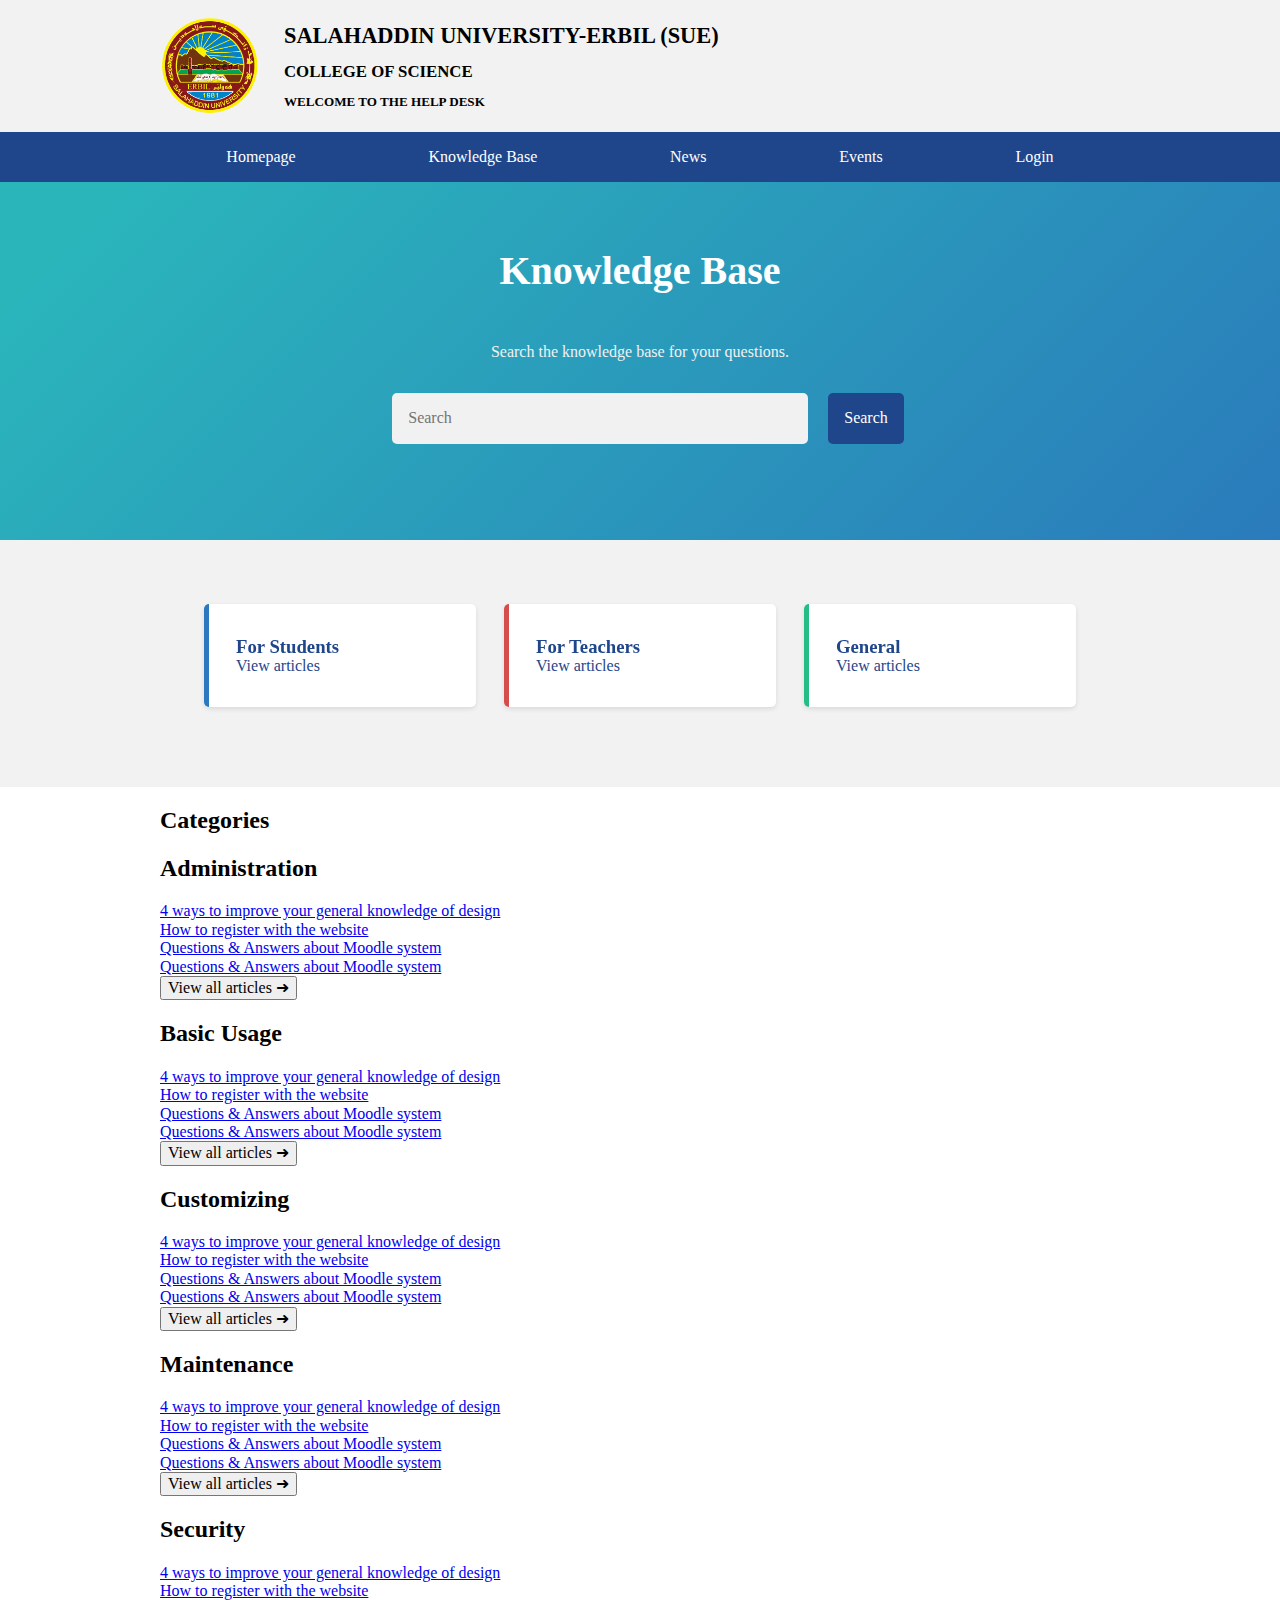
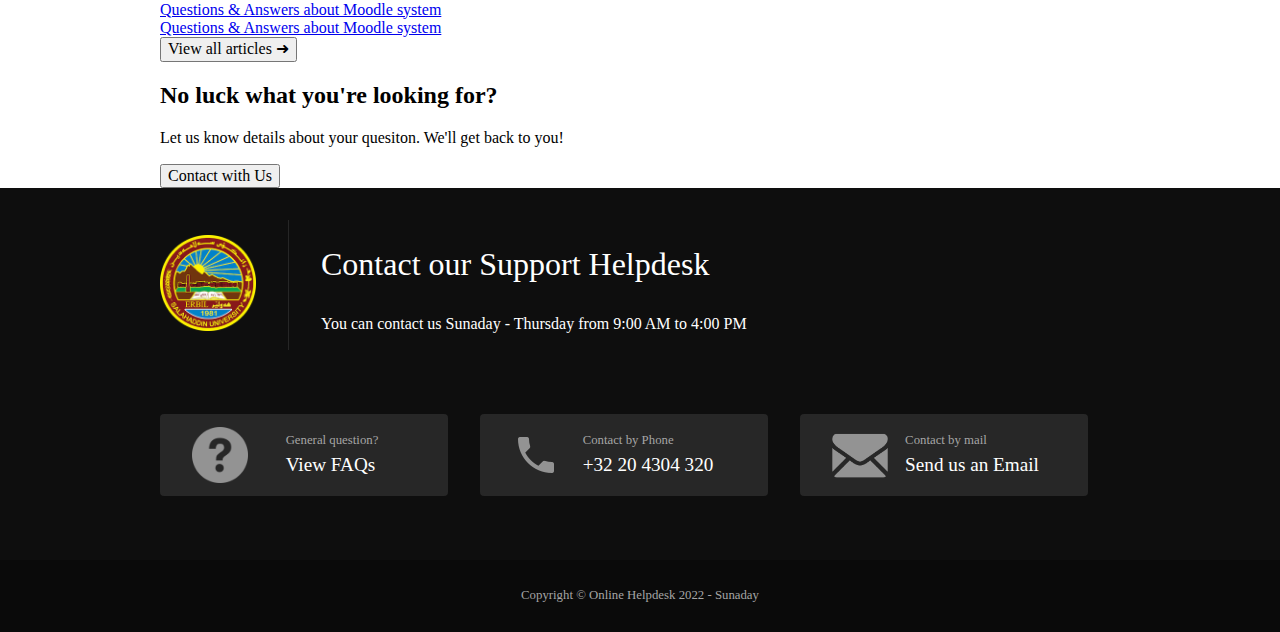
<file: knowledge-base/index.html>
<!DOCTYPE html>
<html lang="en">

<head>
    <meta charset="UTF-8">
    <meta http-equiv="X-UA-Compatible" content="IE=edge">
    <meta name="viewport" content="width=device-width, initial-scale=1.0">
    <link rel="stylesheet" href="assets/styles/normalize.css">
    <link rel="stylesheet" href="assets/styles/styles.css" type="text/css">
    <link rel="shortcut icon" href="assets/images/salahaddinuniversity.gif" type="image/gif" />
    <title>Help Desk</title>
</head>

<body>
    <header>
        <div class="container">
            <div id="branding">
                <img src="assets/images/salahaddinuniversity.gif" alt="Salahaddin University" width="100" height="100">
                <div id="branding-text">
                    <h1>Salahaddin University-Erbil (SUE)</h1>
                    <h2>College of Science</h2>
                    <h3>Welcome to the help desk</h3>
                </div>
            </div>
        </div>
    </header>

    <nav>
        <div class="container">
            <ul>
                <li><a href="#">Homepage</a></li>
                <li><a href="#">Knowledge Base</a></li>
                <li><a href="#">News</a></li>
                <li><a href="#">Events</a></li>
                <li><a href="#">Login</a></li>
            </ul>
        </div>
    </nav>

    <section id="showcase">
        <div class="container">
            <h2>Knowledge Base</h2>
            <div class="search">
                <p>Search the knowledge base for your questions.</p>
                <form action="">
                    <input type="text" placeholder="Search">
                    <button type="submit">Search</button>
                </form>
            </div>

        </div>
    </section>


    <section id="categories">
        <div class="container">
            <div class="category">
                <a href="">
                    <h3>For Students</h3>
                    View articles
                </a>
            </div>

            <div class="category">
                <a href="">
                    <h3>For Teachers</h3>
                    View articles
                </a>
            </div>

            <div class="category">
                <a href="">
                    <h3>General</h3>
                    View articles
                </a>
            </div>
        </div>
    </section>

    <section id="news-events">
        <div class="container">
            <h2>Categories</h2>
            <div class="news-events">
                <div class="faqs">
                    <h2>Administration</h2>
                    <div class="faq-item">
                        <a href="#">4 ways to improve your general knowledge of design</a>
                    </div>
                    <div class="faq-item">
                        <a href="#">How to register with the website</a>
                    </div>
                    <div class="faq-item">
                        <a href="#">Questions & Answers about Moodle system</a>
                    </div>
                    <div class="faq-item">
                        <a href="#">Questions & Answers about Moodle system</a>
                    </div>
                    <button>View all articles ➜</button>
                </div>
                <div class="faqs">
                    <h2>Basic Usage</h2>
                    <div class="faq-item">
                        <a href="#">4 ways to improve your general knowledge of design</a>
                    </div>
                    <div class="faq-item">
                        <a href="#">How to register with the website</a>
                    </div>
                    <div class="faq-item">
                        <a href="#">Questions & Answers about Moodle system</a>
                    </div>
                    <div class="faq-item">
                        <a href="#">Questions & Answers about Moodle system</a>
                    </div>
                    <button>View all articles ➜</button>
                </div>
                <div class="faqs">
                    <h2>Customizing</h2>
                    <div class="faq-item">
                        <a href="#">4 ways to improve your general knowledge of design</a>
                    </div>
                    <div class="faq-item">
                        <a href="#">How to register with the website</a>
                    </div>
                    <div class="faq-item">
                        <a href="#">Questions & Answers about Moodle system</a>
                    </div>
                    <div class="faq-item">
                        <a href="#">Questions & Answers about Moodle system</a>
                    </div>
                    <button>View all articles ➜</button>
                </div>
                <div class="faqs">
                    <h2>Maintenance</h2>
                    <div class="faq-item">
                        <a href="#">4 ways to improve your general knowledge of design</a>
                    </div>
                    <div class="faq-item">
                        <a href="#">How to register with the website</a>
                    </div>
                    <div class="faq-item">
                        <a href="#">Questions & Answers about Moodle system</a>
                    </div>
                    <div class="faq-item">
                        <a href="#">Questions & Answers about Moodle system</a>
                    </div>
                    <button>View all articles ➜</button>
                </div>
                <div class="faqs">
                    <h2>Security</h2>
                    <div class="faq-item">
                        <a href="#">4 ways to improve your general knowledge of design</a>
                    </div>
                    <div class="faq-item">
                        <a href="#">How to register with the website</a>
                    </div>
                    <div class="faq-item">
                        <a href="#">Questions & Answers about Moodle system</a>
                    </div>
                    <div class="faq-item">
                        <a href="#">Questions & Answers about Moodle system</a>
                    </div>
                    <button>View all articles ➜</button>
                </div>
            </div>
        </div>
    </section>

    <section id="contact-us">
        <div class="container">
            <div class="contact-us">
                <div class="text">
                    <h2>No luck what you're looking for?</h2>
                    <p>Let us know details about your quesiton. We'll get back to you!</p>
                </div>
                <div class="form">
                    <Button>Contact with Us</Button>
                </div>
            </div>
        </div>
    </section>

    <!-- footer -->

    <footer>
        <div class="container">
            <div class="footer-content">
                <div class="footer-logo">
                    <img src="assets/images/logo.png" alt="">
                </div>
                <div class="footer-text">
                    <h2>Contact our Support Helpdesk</h2>
                    <p>You can contact us Sunaday - Thursday from 9:00 AM to 4:00 PM</p>
                </div>
            </div>
            <div class="footer-contact">
                <div class="footer-contact-item">
                    <a href="#">
                        <img src="assets/images/question-white.png" alt="">
                        <p>General question?</p>
                        <h3>View FAQs</h3>
                    </a>
                </div>
                <div class="footer-contact-item">
                    <a href="#">
                        <img src="assets/images/phone.png" alt="">
                        <p>Contact by Phone</p>
                        <h3>+32 20 4304 320</h3>
                    </a>
                </div>
                <div class="footer-contact-item">
                    <a href="#">
                        <img src="assets/images/mail-white.png" alt="">
                        <p>Contact by mail</p>
                        <h3>Send us an Email</h3>
                    </a>
                </div>
            </div>
            <!-- copyright -->
        </div>
        <div class="copyright">
            <p>Copyright © Online Helpdesk 2022 - Sunaday</p>
        </div>
    </footer>

</body>

</html>
</file>
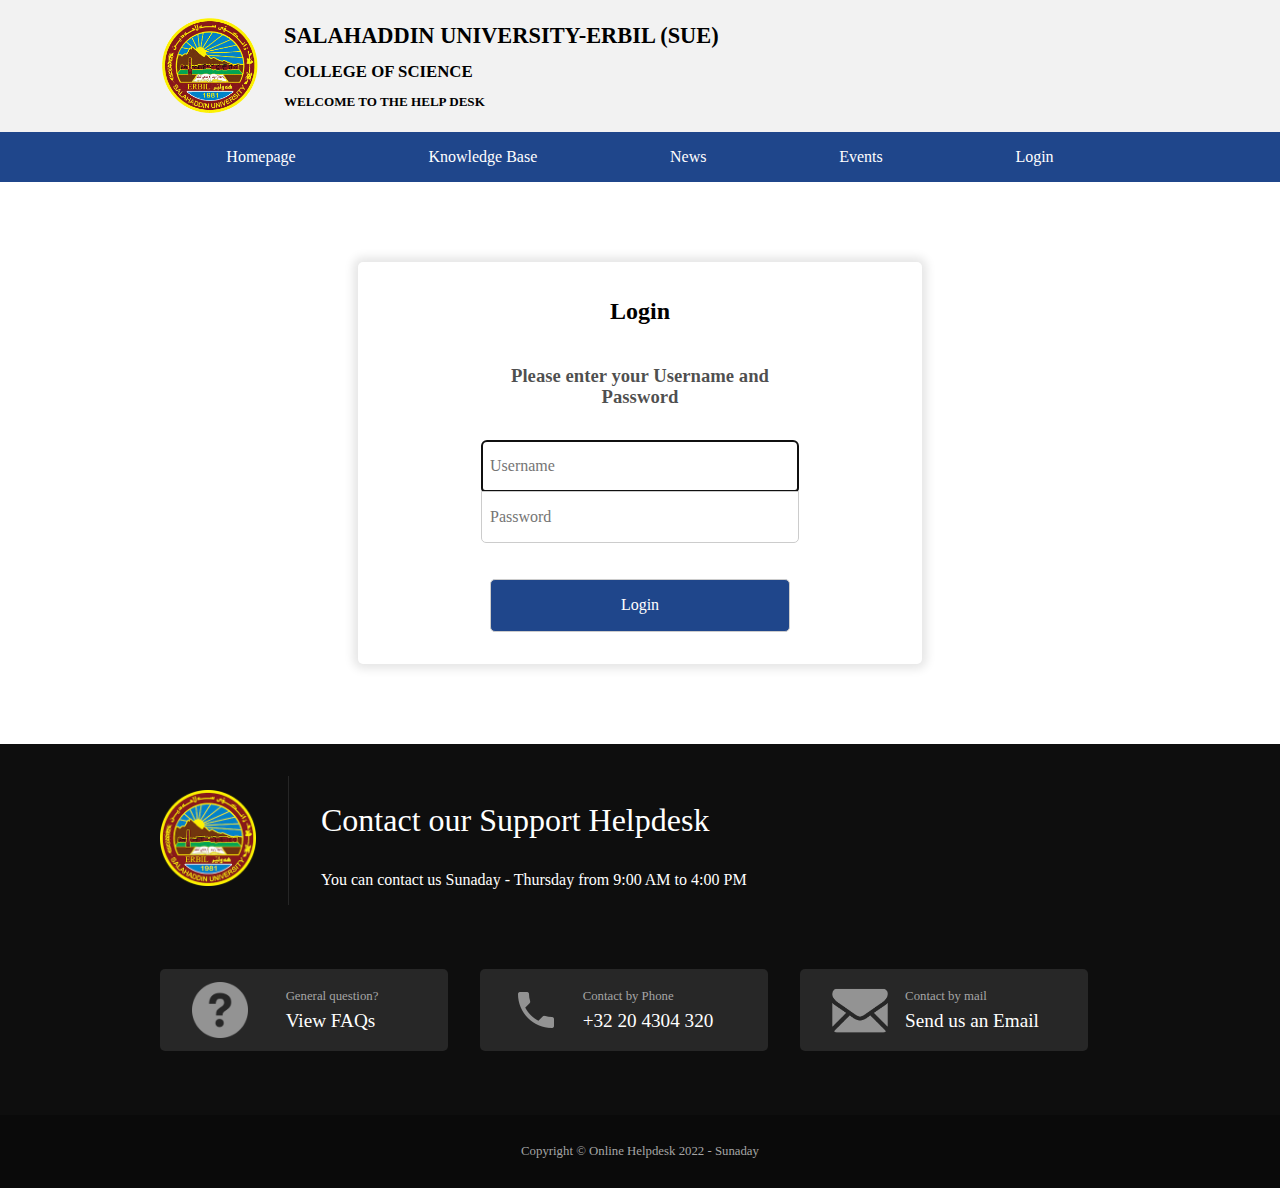
<file: login-form/index.html>
<!DOCTYPE html>
<html lang="en">

<head>
    <meta charset="UTF-8">
    <meta http-equiv="X-UA-Compatible" content="IE=edge">
    <meta name="viewport" content="width=device-width, initial-scale=1.0">
    <link rel="stylesheet" href="assets/styles/normalize.css">
    <link rel="stylesheet" href="assets/styles/styles.css" type="text/css">
    <link rel="shortcut icon" href="assets/images/salahaddinuniversity.gif" type="image/gif" />
    <title>Help Desk - Login</title>
</head>

<body>
    <header>
        <div class="container">
            <div id="branding">
                <img src="assets/images/salahaddinuniversity.gif" alt="Salahaddin University" width="100" height="100">
                <div id="branding-text">
                    <h1>Salahaddin University-Erbil (SUE)</h1>
                    <h2>College of Science</h2>
                    <h3>Welcome to the help desk</h3>
                </div>
            </div>
        </div>
    </header>

    <nav>
        <div class="container">
            <ul>
                <li><a href="#">Homepage</a></li>
                <li><a href="#">Knowledge Base</a></li>
                <li><a href="#">News</a></li>
                <li><a href="#">Events</a></li>
                <li><a href="#">Login</a></li>
            </ul>
        </div>
    </nav>

    <!-- login form -->
    <div class="login-form">
        <div class="container">
            <form action="#" method="post">
                <h2>Login</h2>
                <h3>Please enter your Username and Password</h3>
                <div class="form-group">
                    <input type="text" class="form-control" placeholder="Username" required autofocus>
                    <input type="password" class="form-control" placeholder="Password" required>
                </div>
                <div class="form-group">
                    <input type="submit" value="Login">
                </div>
            </form>
        </div>
    </div>


    <!-- footer -->

    <footer>
        <div class="container">
            <div class="footer-content">
                <div class="footer-logo">
                    <img src="assets/images/logo.png" alt="">
                </div>
                <div class="footer-text">
                    <h2>Contact our Support Helpdesk</h2>
                    <p>You can contact us Sunaday - Thursday from 9:00 AM to 4:00 PM</p>
                </div>
            </div>
            <div class="footer-contact">
                <div class="footer-contact-item">
                    <a href="#">
                        <img src="assets/images/question-white.png" alt="">
                        <p>General question?</p>
                        <h3>View FAQs</h3>
                    </a>
                </div>
                <div class="footer-contact-item">
                    <a href="#">
                        <img src="assets/images/phone.png" alt="">
                        <p>Contact by Phone</p>
                        <h3>+32 20 4304 320</h3>
                    </a>
                </div>
                <div class="footer-contact-item">
                    <a href="#">
                        <img src="assets/images/mail-white.png" alt="">
                        <p>Contact by mail</p>
                        <h3>Send us an Email</h3>
                    </a>
                </div>
            </div>
            <!-- copyright -->
        </div>
        <div class="copyright">
            <p>Copyright © Online Helpdesk 2022 - Sunaday</p>
        </div>
    </footer>

</body>

</html>
</file>
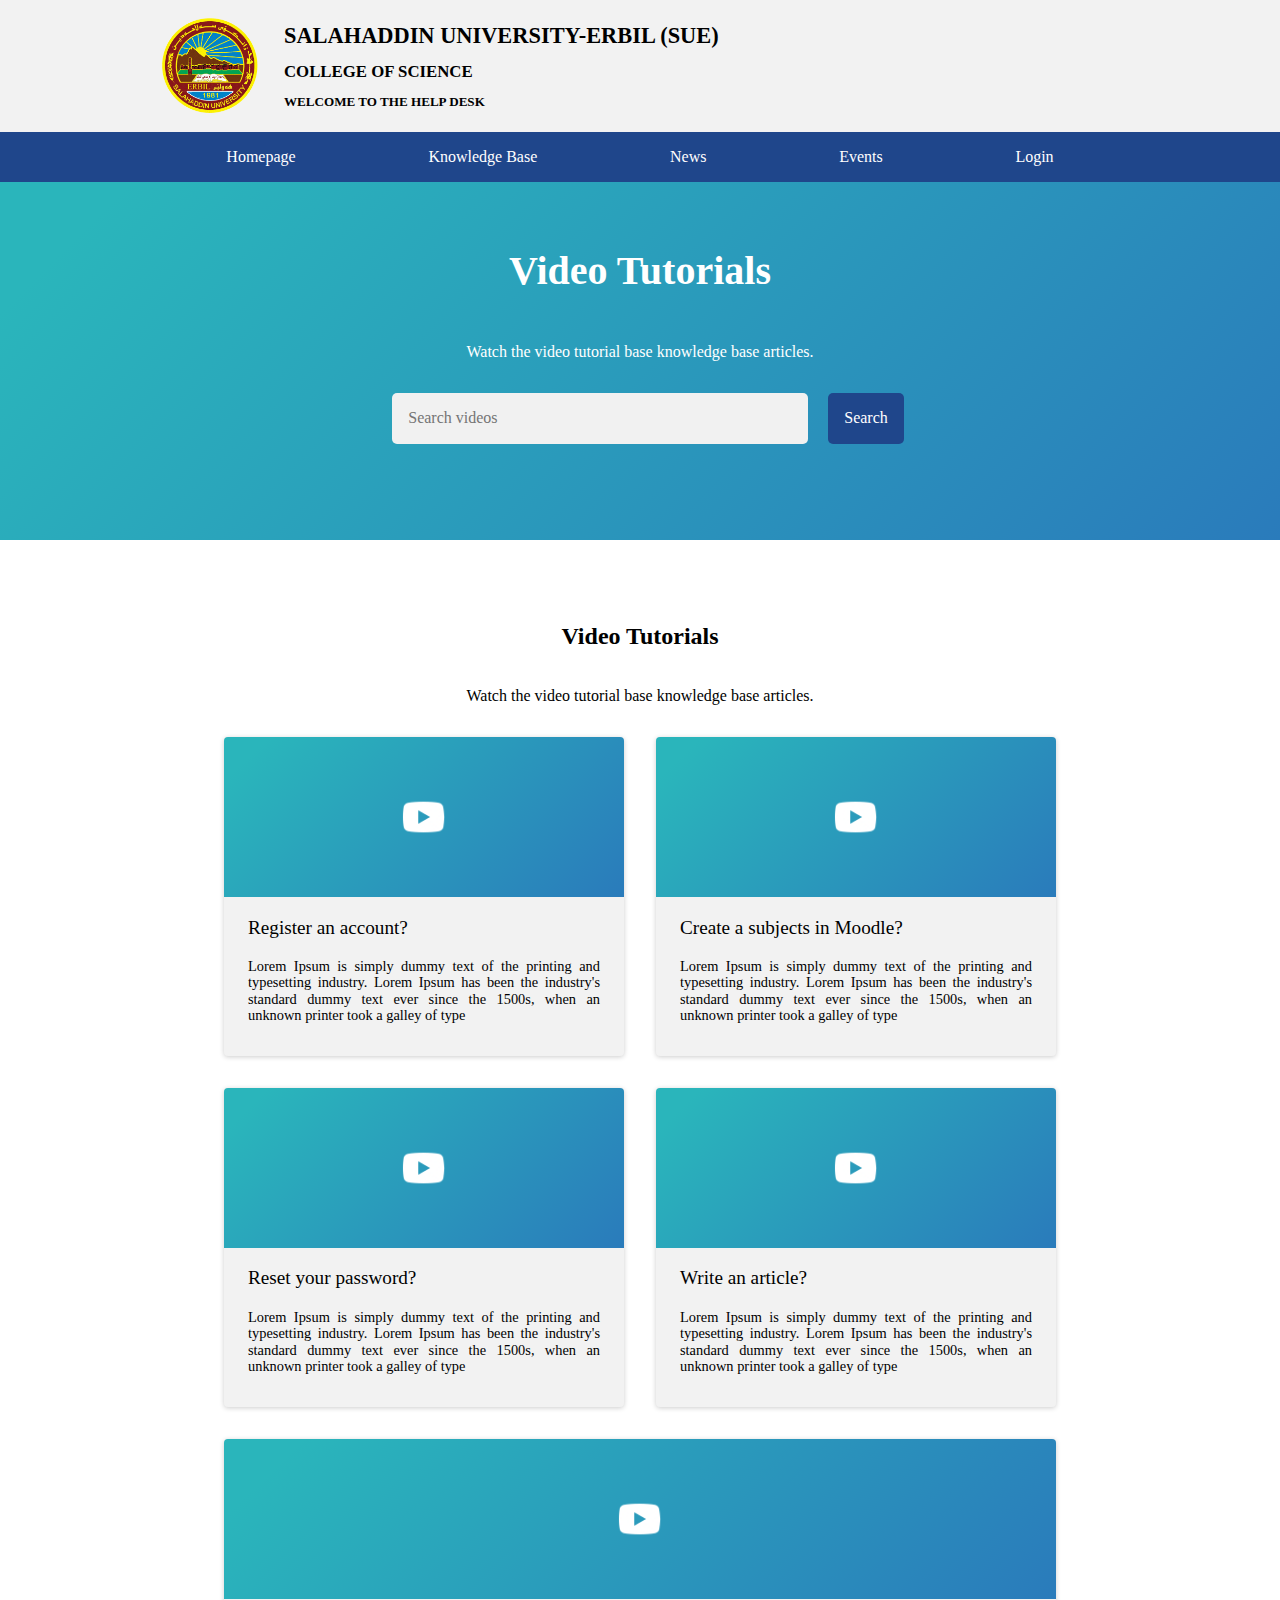
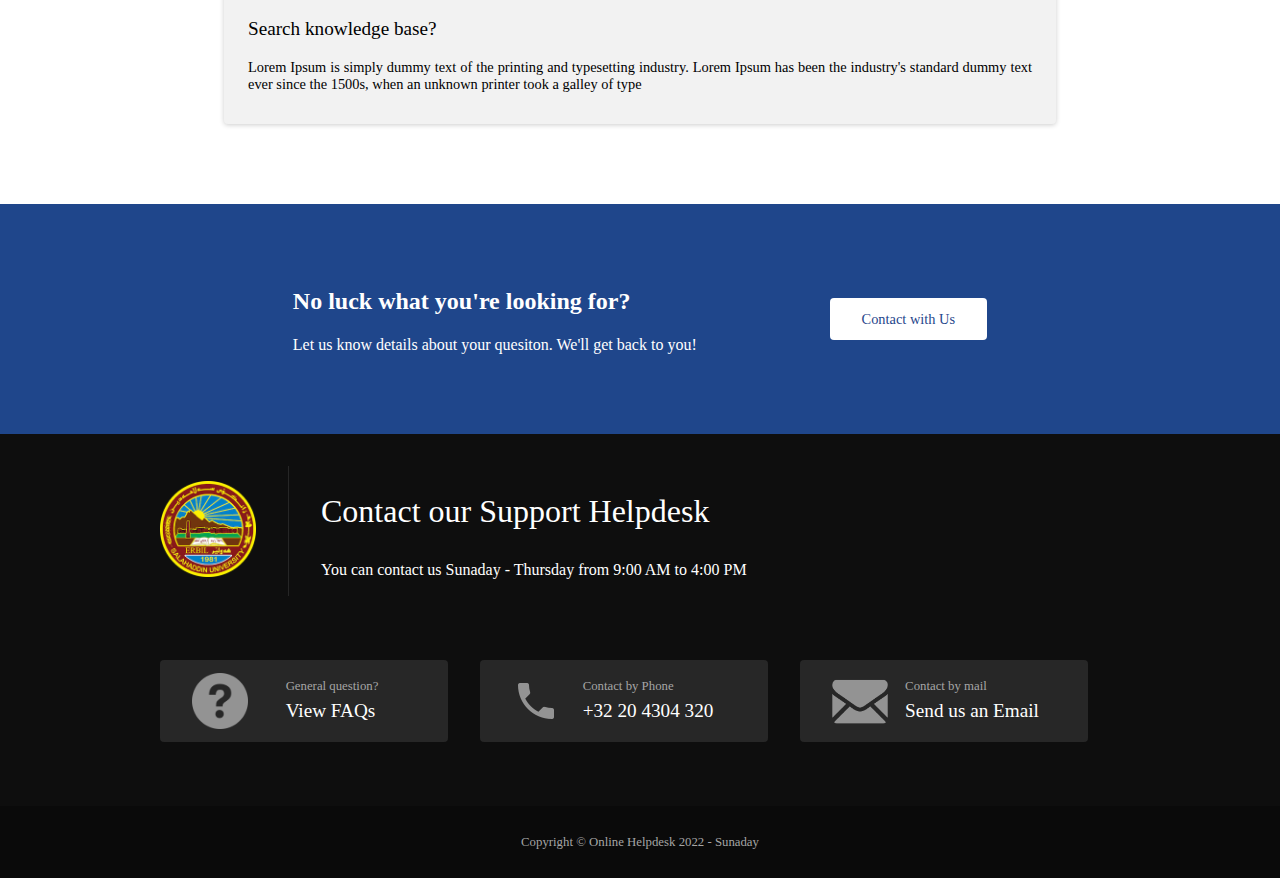
<file: videos/index.html>
<!DOCTYPE html>
<html lang="en">

<head>
    <meta charset="UTF-8">
    <meta http-equiv="X-UA-Compatible" content="IE=edge">
    <meta name="viewport" content="width=device-width, initial-scale=1.0">
    <link rel="stylesheet" href="assets/styles/normalize.css">
    <link rel="stylesheet" href="assets/styles/styles.css" type="text/css">
    <link rel="shortcut icon" href="assets/images/salahaddinuniversity.gif" type="image/gif" />
    <title>Help Desk</title>
</head>

<body>
    <header>
        <div class="container">
            <div id="branding">
                <img src="assets/images/salahaddinuniversity.gif" alt="Salahaddin University" width="100" height="100">
                <div id="branding-text">
                    <h1>Salahaddin University-Erbil (SUE)</h1>
                    <h2>College of Science</h2>
                    <h3>Welcome to the help desk</h3>
                </div>
            </div>
        </div>
    </header>

    <nav>
        <div class="container">
            <ul>
                <li><a href="#">Homepage</a></li>
                <li><a href="#">Knowledge Base</a></li>
                <li><a href="#">News</a></li>
                <li><a href="#">Events</a></li>
                <li><a href="#">Login</a></li>
            </ul>
        </div>
    </nav>

    <section id="showcase">
        <div class="container">
            <h2>Video Tutorials</h2>
            <div class="search">
                <p>Watch the video tutorial base knowledge base articles.</p>
                <form action="">
                    <input type="text" placeholder="Search videos">
                    <button type="submit">Search</button>
                </form>
            </div>
        </div>
    </section>

    <section id="videos">
        <div class="container">
            <h2>
                Video Tutorials
            </h2>
            <p>Watch the video tutorial base knowledge base articles.</p>
            <div class="video-list">
                <div class="card">
                    <a href="#">
                        <div class="card-image">
                            <img src="assets/images/yt.png" alt="Knowledge Base">
                        </div>
                        <h3>Register an account?</h3>
                        <p>Lorem Ipsum is simply dummy text of the printing and typesetting industry. Lorem Ipsum has
                            been the industry's standard dummy text ever since the 1500s, when an unknown printer took a
                            galley of type</p>
                    </a>
                </div>
                <div class="card">
                    <a href="#">
                        <div class="card-image">
                            <img src="assets/images/yt.png" alt="FAQs">
                        </div>
                        <h3>Create a subjects in Moodle?</h3>
                        <p>Lorem Ipsum is simply dummy text of the printing and typesetting industry. Lorem Ipsum has
                            been the industry's standard dummy text ever since the 1500s, when an unknown printer took a
                            galley of type</p>
                    </a>
                </div>
                <div class="card">
                    <a href="#">
                        <div class="card-image">
                            <img src="assets/images/yt.png" alt="More Questions">
                        </div>
                        <h3>Reset your password?</h3>
                        <p>Lorem Ipsum is simply dummy text of the printing and typesetting industry. Lorem Ipsum has
                            been the industry's standard dummy text ever since the 1500s, when an unknown printer took a
                            galley of type</p>
                    </a>
                </div>
                <div class="card">
                    <a href="#">
                        <div class="card-image">
                            <img src="assets/images/yt.png" alt="More Questions">
                        </div>
                        <h3>Write an article?</h3>
                        <p>Lorem Ipsum is simply dummy text of the printing and typesetting industry. Lorem Ipsum has
                            been the industry's standard dummy text ever since the 1500s, when an unknown printer took a
                            galley of type</p>
                    </a>
                </div>
                <div class="card">
                    <a href="#">
                        <div class="card-image">
                            <img src="assets/images/yt.png" alt="More Questions">
                        </div>
                        <h3>Search knowledge base?</h3>
                        <p>Lorem Ipsum is simply dummy text of the printing and typesetting industry. Lorem Ipsum has
                            been the industry's standard dummy text ever since the 1500s, when an unknown printer took a
                            galley of type</p>
                    </a>
                </div>
            </div>
        </div>
    </section>

    <section id="contact-us">
        <div class="container">
            <div class="contact-us">
                <div class="text">
                    <h2>No luck what you're looking for?</h2>
                    <p>Let us know details about your quesiton. We'll get back to you!</p>
                </div>
                <div class="form">
                    <Button>Contact with Us</Button>
                </div>
            </div>
        </div>
    </section>

    <footer>
        <div class="container">
            <div class="footer-content">
                <div class="footer-logo">
                    <img src="assets/images/logo.png" alt="">
                </div>
                <div class="footer-text">
                    <h2>Contact our Support Helpdesk</h2>
                    <p>You can contact us Sunaday - Thursday from 9:00 AM to 4:00 PM</p>
                </div>
            </div>
            <div class="footer-contact">
                <div class="footer-contact-item">
                    <a href="#">
                        <img src="assets/images/question-white.png" alt="">
                        <p>General question?</p>
                        <h3>View FAQs</h3>
                    </a>
                </div>
                <div class="footer-contact-item">
                    <a href="#">
                        <img src="assets/images/phone.png" alt="">
                        <p>Contact by Phone</p>
                        <h3>+32 20 4304 320</h3>
                    </a>
                </div>
                <div class="footer-contact-item">
                    <a href="#">
                        <img src="assets/images/mail-white.png" alt="">
                        <p>Contact by mail</p>
                        <h3>Send us an Email</h3>
                    </a>
                </div>
            </div>
            <!-- copyright -->
        </div>
        <div class="copyright">
            <p>Copyright © Online Helpdesk 2022 - Sunaday</p>
        </div>
    </footer>

</body>

</html>
</file>
<file: article-page/assets/styles/styles.css>
header {
    background-color: #f2f2f2;
    padding: 1rem;
}
.container {
    max-width: 960px;
    margin: auto;
}
header .container {
    display: flex;
    flex-direction: column;
}
header #branding {
    display: flex;
    align-items: center;
}
header #branding-text {
    display: flex;
    flex-direction: column;
    margin-left: 1.5rem;
    font-size: .7rem;
}
header #branding-text h1, header #branding-text h2, header #branding-text h3 {
    margin: .4rem 0;
    text-transform: uppercase;
}
nav {
    background-color: #1f468B;
}
nav ul {
    display: flex;
    justify-content: space-around;
    list-style-type: none;
    margin: auto;
    padding: 0;
}
nav ul li {
    height: 100%;
    padding: 1rem 0;
}
nav ul li a {
    color: #fff;
    text-decoration: none;
}
nav ul li a:hover {
    text-decoration: underline;
}

#article .article-header {
    background-color: #2ab5bb;
    background-image: linear-gradient(135deg, #2ab5bb 8%, #2a7bbb);
    display: flex;
    min-height: 30vh;
    justify-content: center;
}

#article .article-header .container {
    display: flex;
    flex-direction: column;
    justify-content: space-evenly;
    align-items: center;
    margin: 1rem;
}

#article .article-header .container .article-title {
    text-align: center;
    font-size: 1.5rem;
    font-weight: bold;
    color: #fff;
}

.article-meta {
    display: flex;
    justify-content: space-evenly;
    align-items: center;
    flex-wrap: wrap;
}

.article-meta > div {
    min-width: 200px;
}

.article-meta p {
    color: #fff;
    font-size: .9rem;
    text-align: center;
}

#article .container {
    display: flex;
}

#article .container .faq-categories {
    margin-top: 2rem;
    margin-left: 1rem;
    margin-right: 1rem;
    width: 20%;
}

#article .container .faq-categories ul {
    list-style-type: none;
    padding: 0;
}

#article .container .faq-categories ul li {
    line-height: 2rem;
}

#article .container .faq-categories ul li a {
    text-decoration: none;
    color: #2a7bbb;
}

.article-content {
    width: 80%;
    padding: 1rem;
}

.article-content {
    font-size: 1.2rem;
    line-height: 1.7;
}

.article-content blockquote {
    background-color: #f2f2f2;
    border-left: 5px solid #2ab5bb;
    padding: 1rem;
    margin: 1rem;
    font-style: italic;
}

.article-content img {
    max-width: 90%;
    margin: 1rem auto;
    padding: 1rem;
}

footer {
    background-color: #0E0E0E;
    color: #fff;
}
footer .container {
    display: flex;
    flex-direction: column;
    justify-content: space-between;
    align-items: center;
}
footer .footer-content {
    display: flex;
    width: 100%;
    justify-content: flex-start;
    align-items: center;
    margin-top: 2rem;
}
footer .footer-logo img {
    max-width:230px;
    max-height:96px;
    width: auto;
    height: auto;
}
footer .footer-text {
    display: flex;
    flex-direction: column;
    align-items: flex-start;
    margin-left: 2rem;
    border-left: 1px solid hsla(0, 0%, 100%, 0.1);
    padding-left: 2rem;
}
footer .footer-text h2 {
    font-size: 2rem;
    font-weight: 500;
    margin-bottom: 1rem;
}
footer .footer-contact {
    display: flex;
    justify-content: space-between;
    margin: 4rem auto;
    width: 100%;
}
footer .footer-contact .footer-contact-item {
    display: flex;
    margin-right: 2rem;
    width: 25%;
    background-color: #272727;
    border-radius: 4px;
    padding: 1rem 2rem
}
footer .footer-contact .footer-contact-item a {
    display: flex;
    flex-direction: column;
    flex-wrap: wrap;
    justify-content: center;
    align-items: flex-start;
    max-height: 50px;
    text-decoration: none;
    color: #fff;
    width: 100%;
}
footer .footer-contact .footer-contact-item img {
    max-height: 56px;
    opacity: .5;
}
footer .footer-contact .footer-contact-item a:hover img {
    opacity: 1;
}
footer .footer-contact .footer-contact-item p {
    margin: auto 1rem;
    font-size: .8rem;
    font-weight: 500;
    color: #a5a5a5;
}
footer .footer-contact .footer-contact-item h3 {
    font-size: 1.2rem;
    font-weight: 400;
    margin: auto 1rem;
}
footer .copyright {
    display: flex;
    justify-content: center;
    margin: 0 auto;
    font-size: .8rem;
    color: #a5a5a5;
    background-color: #0A0A0A;
    padding: 1rem;
}

@media screen and (max-width: 959px) {

    #related .article {
       margin-bottom: 2rem;
    }

    footer .footer-content {
        justify-content: center;
    }
    footer .footer-contact {
        flex-wrap: wrap;
        justify-content: space-evenly;
    }
    footer .footer-contact .footer-contact-item {
        width: 40%;
        margin: 1rem;
    }
}

@media screen and (max-width: 768px) {

    #article .container {
        flex-direction: column;
        align-items: center;
    }

    #article .container .faq-categories {
        width: 90%;
        text-align: center;
    }

    .article-content {
        width: 90%;
    }

    footer .footer-contact .footer-contact-item {
        width: 50%;
    }

    footer .footer-content {
        margin-top: 4rem;
        flex-direction: column;
    }
    footer .footer-text {
        align-items: center;
        border-left: none;
        margin-left: 0;
        padding-left: 0;
        margin-top: 1rem;
    }
}

@media screen and (max-width: 480px) {

    footer .footer-contact .footer-contact-item {
        width: 80%;
    }

    header #branding-text {
        font-size: 0.6rem;
    }

    .author-details {
        width: 80%;
    }

    .author-info {
        flex-direction: column;
    }

    nav ul {
        flex-direction: column;
        align-items: center;
    }

}
</file>
<file: contact-us/assets/styles/styles.css>
header {
    background-color: #f2f2f2;
    padding: 1rem;
}
.container {
    max-width: 960px;
    margin: auto;
}
header .container {
    display: flex;
    flex-direction: column;
}
header #branding {
    display: flex;
    align-items: center;
}
header #branding-text {
    display: flex;
    flex-direction: column;
    margin-left: 1.5rem;
    font-size: .7rem;
}
header #branding-text h1, header #branding-text h2, header #branding-text h3 {
    margin: .4rem 0;
    text-transform: uppercase;
}
nav {
    background-color: #1f468B;
}
nav ul {
    display: flex;
    justify-content: space-around;
    list-style-type: none;
    margin: auto;
    padding: 0;
}
nav ul li {
    height: 100%;
    padding: 1rem 0;
}
nav ul li a {
    color: #fff;
    text-decoration: none;
}
nav ul li a:hover {
    text-decoration: underline;
}
#showcase {
    background-color: #2ab5bb;
    background-image: linear-gradient(135deg, #2ab5bb 8%, #2a7bbb);
    display: flex;
    min-height: 35vh;
}
#showcase .container {
    display: flex;
    align-items: center;
    flex-direction: column;
    justify-content: space-between;
    padding: 1rem;
}
#showcase .container h2 {
    font-size: 2.5rem;
    line-height: 4rem;
    color: #fff;
    width: 55%;
    height: 100%;
    text-align: center;
}
#showcase .container .contact-info {
    display: flex;
    flex-wrap: wrap;
    justify-content: space-evenly;
    width: 90vw;
    margin-bottom: 2rem;
    padding-top: 2rem;
}

#showcase .container .contact-info div {
    color: #fff;
    display: flex;
    flex-direction: column;
    align-items: center;
    padding: 1rem;
}

#showcase .container .contact-info div img {
    max-width: 5rem;
    display: block;
    padding-bottom: 1rem;
}
.contact {
    background-color: #f7f9fa;
    padding: 1rem;
}

.contact .contact-form {
    padding: 4rem;
}

.contact-form form {
    display: flex;
    flex-direction: column;
}

.contact-form .input-row {
    display: flex;
    margin-bottom: 1rem;
    justify-content: space-between;
}

.contact-form .input-row .field {
    width: 45%;
}

.contact-form label {
    display: inline-block;
    margin-bottom: .8rem;
}

.contact-form .input-row .field input {
    width: 100%;
}

.contact-form input[type='text'],
.contact-form input[type='email'],
.contact-form textarea {
    color: #333333;
    padding: 1rem;
    border: 1px solid #e9e9e9;
    border-radius: 5px;
    margin-bottom: 1rem;
    background-color: #f8f8f8;
    transition: border 200ms ease, background-color 200ms ease;
}

.contact-form textarea {
    height: 200px;
    width: 100%;
}

.contact-form input[type='submit'] {
    width: 104%;
    background-color: #2ab5bb;
    color: #fff;
    padding: 1rem;
    border: none;
    border-radius: 5px;
    cursor: pointer;
    margin: 2rem auto;
}

.contact-form .submit-button-text {
    display: flex;
    justify-content: center;
    margin-top: 3.5rem
}


.contact-form .submit-button-text strong {
    color:#777;
}

.contact-form .submit-button-text a {
    text-decoration: none;
    color: #2a7bbb;
}

footer {
    background-color: #0E0E0E;
    color: #fff;
}
footer .container {
    display: flex;
    flex-direction: column;
    justify-content: space-between;
    align-items: center;
}
footer .footer-content {
    display: flex;
    width: 100%;
    justify-content: flex-start;
    align-items: center;
    margin-top: 2rem;
}
footer .footer-logo img {
    max-width:230px;
    max-height:96px;
    width: auto;
    height: auto;
}
footer .footer-text {
    display: flex;
    flex-direction: column;
    align-items: flex-start;
    margin-left: 2rem;
    border-left: 1px solid hsla(0, 0%, 100%, 0.1);
    padding-left: 2rem;
}
footer .footer-text h2 {
    font-size: 2rem;
    font-weight: 500;
    margin-bottom: 1rem;
}
footer .footer-contact {
    display: flex;
    justify-content: space-between;
    margin: 4rem auto;
    width: 100%;
}
footer .footer-contact .footer-contact-item {
    display: flex;
    margin-right: 2rem;
    width: 25%;
    background-color: #272727;
    border-radius: 4px;
    padding: 1rem 2rem
}
footer .footer-contact .footer-contact-item a {
    display: flex;
    flex-direction: column;
    flex-wrap: wrap;
    justify-content: center;
    align-items: flex-start;
    max-height: 50px;
    text-decoration: none;
    color: #fff;
    width: 100%;
}
footer .footer-contact .footer-contact-item img {
    max-height: 56px;
    opacity: .5;
}
footer .footer-contact .footer-contact-item a:hover img {
    opacity: 1;
}
footer .footer-contact .footer-contact-item p {
    margin: auto 1rem;
    font-size: .8rem;
    font-weight: 500;
    color: #a5a5a5;
}
footer .footer-contact .footer-contact-item h3 {
    font-size: 1.2rem;
    font-weight: 400;
    margin: auto 1rem;
}
footer .copyright {
    display: flex;
    justify-content: center;
    margin: 0 auto;
    font-size: .8rem;
    color: #a5a5a5;
    background-color: #0A0A0A;
    padding: 1rem;
}

@media screen and (max-width: 959px) {

    footer .footer-content {
        justify-content: center;
    }
    footer .footer-contact {
        flex-wrap: wrap;
        justify-content: space-evenly;
    }
    footer .footer-contact .footer-contact-item {
        width: 40%;
        margin: 1rem auto;
    }
}

@media screen and (max-width: 768px) {

    #showcase .container {
        flex-direction: column;
    }
    #showcase .container h2 {
        width: 100%;
        text-align: center;
    }

    .contact .contact-form {
        padding: 4rem 2rem;
    }

    .contact-form .input-row {
        flex-direction: column;
    }

    .contact-form .input-row .field {
        width: 100%;
    }

    .contact-form .input-row .field input,
    .contact-form textarea,
    .contact-form input[type='submit'] {
        width: 90%;
    }



    footer .footer-contact .footer-contact-item {
        width: 50%;
    }

    footer .footer-content {
        margin-top: 4rem;
        flex-direction: column;
    }
    footer .footer-text {
        align-items: center;
        border-left: none;
        margin-left: 0;
        padding-left: 0;
        margin-top: 1rem;
    }
}

@media screen and (max-width: 480px) {
    nav ul {
        flex-direction: column;
        align-items: center;
    }

    .contact-form .submit-button-text {
        flex-direction: column;
        text-align: center;
    }

    footer .footer-contact .footer-contact-item {
        width: 80%;
        margin: 1rem 2rem;
    }

    footer .footer-text {
        text-align: center;
    }

}
</file>
<file: faq/assets/styles/styles.css>
header {
    background-color: #f2f2f2;
    padding: 1rem;
}
.container {
    max-width: 960px;
    margin: auto;
}
header .container {
    display: flex;
    flex-direction: column;
}
header #branding {
    display: flex;
    align-items: center;
}
header #branding-text {
    display: flex;
    flex-direction: column;
    margin-left: 1.5rem;
    font-size: .7rem;
}
header #branding-text h1, header #branding-text h2, header #branding-text h3 {
    margin: .4rem 0;
    text-transform: uppercase;
}
nav {
    background-color: #1f468B;
}
nav ul {
    display: flex;
    justify-content: space-around;
    list-style-type: none;
    margin: auto;
    padding: 0;
}
nav ul li {
    height: 100%;
    padding: 1rem 0;
}
nav ul li a {
    color: #fff;
    text-decoration: none;
}
nav ul li a:hover {
    text-decoration: underline;
}
#showcase {
    background-color: #2ab5bb;
    background-image: linear-gradient(135deg, #2ab5bb 8%, #2a7bbb);
    display: flex;
    min-height: 35vh;
}
#showcase .container {
    display: flex;
    flex-direction: column;
    align-items: center;
    justify-content: space-between;
    padding: 1rem;
}
#showcase .container h2 {
    font-size: 2.5rem;
    padding: 1rem 0 0;
    color: #fff;
    height: 100%;
}

#showcase .container p {
    font-weight: 500;
    margin: 1rem;
    color: #f1f1f1;
}
#showcase .search {
    display: flex;
    flex-direction: column;
    justify-content: center;
    align-items: center;
}
#showcase .search p {
    color: #fff;
}
#showcase .search input {
    border: none;
    border-radius: 5px;
    padding: 1rem;
    background-color: #f1f1f1;
    color: #000;
    margin: 1rem;
    width: 30vw;
    margin-bottom: 5rem;
}
#showcase .search button {
    background-color: #1f468B;
    color: #fff;
    border: none;
    padding: 1rem;
    border-radius: 5px;
    cursor: pointer;
}


/* design faq section */

#faq {
    background-color: #f2f2f2;
    padding: 1rem;
}

#faq .container {
    display: flex;
    flex-direction: column;
    justify-content: space-between;
    padding: 1rem;
}



#faq {
    background-color: #f7f9fa;
}
#faq .container {
    display: flex;
    flex-direction: row;
    justify-content: space-between;
    padding: 1rem;
}

#faq .container .faq-categories {
    width: 20%;
}

#faq .container .faq-categories ul {
    list-style-type: none;
    padding: 0;
}

#faq .container .faq-categories ul li {
    line-height: 2rem;
}

#faq .container .faq-categories ul li a {
    text-decoration: none;
    color: #2a7bbb;
}

#faq .container .questions {
    width: 80%;
    display: flex;
    flex-direction: column;
    flex-wrap: wrap;
    justify-content: center;
    padding: 1rem 1rem 2rem 1rem;
}
#faq .container .questions > h2 {
    font-size: 1.5rem;
    font-weight: 800;
    text-align: center;
}
#faq .container .questions p {
    text-align: center;
    margin-bottom: 1rem;
}
#faq .container .questions .question {
    display: flex;
    flex-direction: column;
    border-radius: 4px;
    box-shadow: 0 1px 5px 0 rgba(0, 0, 0, 0.2), 0 2px 5px 0 rgba(0, 0, 0, 0.1);
    padding: 2rem;
    margin-bottom: 1rem;
    margin: 1rem 2rem;
    padding-bottom: 0;
}
#faq .container .questions .question h2 {
    cursor: pointer;
    font-size: 1.3rem;
}
#faq .container .questions .question .content {
    height: 0;
    opacity: 0;
    overflow: hidden;
    text-align: left;
    transition: all 500ms ease;
    padding: 1rem;
    line-height: 1.5rem;
    margin: 0;
    transition: all 0.2s ease-in-out;
}
#faq .container .questions .question .content.active {
    height: auto;
    opacity: 1;
}
#faq .container .questions .pagination {
    display: flex;
    justify-content: center;
}
#faq .container .questions .pagination div {
    padding: 1rem 1.2rem;
    border-radius: 4px;
    background-color: #f2f2f2;
    margin: 2rem .5rem;
    cursor: pointer;
}
#faq .container .questions .pagination div:hover {
    transition: all .5s ease-out;
    background-color: #fff;
    color: #0A0A0A;
}

#faq .container .questions .pagination .current {
    background-color: #1f468B;
    color: #f2f2f2;
}
#faq .container .questions .pagination img {
    max-width: 16px;

}
#faq .container .questions .pagination .back img {
    transform: rotateY(180deg);
}

#faq .container .questions .pagination .back,
#faq .container .questions .pagination .next {
    background-color: #e5e5e5;
    display: flex;
    align-items: center;
}
footer {
    background-color: #0E0E0E;
    color: #fff;
}
footer .container {
    display: flex;
    flex-direction: column;
    justify-content: space-between;
    align-items: center;
}
footer .footer-content {
    display: flex;
    width: 100%;
    justify-content: flex-start;
    align-items: center;
    margin-top: 2rem;
}
footer .footer-logo img {
    max-width:230px;
    max-height:96px;
    width: auto;
    height: auto;
}
footer .footer-text {
    display: flex;
    flex-direction: column;
    align-items: flex-start;
    margin-left: 2rem;
    border-left: 1px solid hsla(0, 0%, 100%, 0.1);
    padding-left: 2rem;
}
footer .footer-text h2 {
    font-size: 2rem;
    font-weight: 500;
    margin-bottom: 1rem;
}
footer .footer-contact {
    display: flex;
    justify-content: space-between;
    margin: 4rem auto;
    width: 100%;
}
footer .footer-contact .footer-contact-item {
    display: flex;
    margin-right: 2rem;
    width: 25%;
    background-color: #272727;
    border-radius: 4px;
    padding: 1rem 2rem
}
footer .footer-contact .footer-contact-item a {
    display: flex;
    flex-direction: column;
    flex-wrap: wrap;
    justify-content: center;
    align-items: flex-start;
    max-height: 50px;
    text-decoration: none;
    color: #fff;
    width: 100%;
}
footer .footer-contact .footer-contact-item img {
    max-height: 56px;
    opacity: .5;
}
footer .footer-contact .footer-contact-item a:hover img {
    opacity: 1;
}
footer .footer-contact .footer-contact-item p {
    margin: auto 1rem;
    font-size: .8rem;
    font-weight: 500;
    color: #a5a5a5;
}
footer .footer-contact .footer-contact-item h3 {
    font-size: 1.2rem;
    font-weight: 400;
    margin: auto 1rem;
}
footer .copyright {
    display: flex;
    justify-content: center;
    margin: 0 auto;
    font-size: .8rem;
    color: #a5a5a5;
    background-color: #0A0A0A;
    padding: 1rem;
}

@media screen and (max-width: 959px) {
    #articles .container .articles-header {
        justify-content: space-around;
        margin-bottom: 1rem;
    }
    #articles .container .articles {
        justify-content: center;
    }
    #news-events .container .news-events {
        flex-wrap: wrap;
        justify-content: space-evenly;
    }
    footer .footer-content {
        justify-content: center;
    }
    footer .footer-contact {
        flex-wrap: wrap;
        justify-content: space-evenly;
    }
    footer .footer-contact .footer-contact-item {
        width: 40%;
        margin: 1rem auto;
    }
}

@media screen and (max-width: 768px) {
    #main-links .container {
        flex-wrap: wrap;
        justify-content: space-evenly;
    }
    #showcase .container {
        flex-direction: column;
    }
    #showcase .container h2 {
        width: 100%;
        text-align: center;
    }

    #showcase .search input {
        width: 50vw;
    }

    #categories .container {
        flex-direction: column;
    }

    #categories .category {
        width: 75%;
    }

    #featured-articles .container {
        flex-direction: column;
    }

    #featured-articles .updated {
        margin-top: 2rem;
    }

    #featured-articles .container > div {
        width: 85%;
    }

    #faq .container {
        flex-direction: column;
        align-items: center;
    }

    #faq .container .faq-categories {
        width: 100%;
        text-align: center;
    }

    #faq .container .questions {
        width: 100%;
    }

    footer .footer-contact .footer-contact-item {
        width: 50%;
    }

    footer .footer-content {
        margin-top: 4rem;
        flex-direction: column;
    }
    footer .footer-text {
        align-items: center;
        border-left: none;
        margin-left: 0;
        padding-left: 0;
        margin-top: 1rem;
    }
}

@media screen and (max-width: 480px) {
    #showcase .container .search {
        width: 100%;
    }
    #showcase .container .search form {
        display: flex;
        flex-direction: column;
        align-items: center;
        margin-bottom: 2rem;
    }
    #showcase .container .search form input {
        margin-bottom: 2rem;
        width: 100%;
    }
    nav ul,
    #articles .container .articles-header {
        flex-direction: column;
        align-items: center;
    }

    #articles .container .articles-header {
        margin-bottom: 3rem;
    }

    #showcase .search form {
        text-align: center;
    }

    #showcase .search input {
        margin-bottom: 3rem;
    }

    #showcase .search button {
        margin-bottom: 3rem;
    }

    #newsletter form {
        flex-direction: column;
    }

    #newsletter form input {
        width: 75vw;
        margin-bottom: 3rem;
    }

    footer .footer-contact .footer-contact-item {
        width: 80%;
        margin: 1rem 2rem;
    }

    footer .footer-text {
        text-align: center;
    }

}
</file>
<file: homepage/assets/styles/styles.css>
header {
    background-color: #f2f2f2;
    padding: 1rem;
}
.container {
    max-width: 960px;
    margin: auto;
    font-family: 'Arimo', Arial, Helvetica, sans-serif;
}
header .container {
    display: flex;
    flex-direction: column;
}
header #branding {
    display: flex;
    align-items: center;
}
header #branding-text {
    display: flex;
    flex-direction: column;
    margin-left: 1.5rem;
    font-size: .7rem;
}
header #branding-text h1, header #branding-text h2, header #branding-text h3 {
    margin: .4rem 0;
    text-transform: uppercase;
}
nav {
    background-color: #1f468B;
}
nav ul {
    display: flex;
    justify-content: space-around;
    list-style-type: none;
    margin: auto;
    padding: 0;
}
nav ul li {
    height: 100%;
    padding: 1rem 0;
}
nav ul li a {
    color: #fff;
    text-decoration: none;
}
nav ul li a:hover {
    text-decoration: underline;
}
#showcase {
    background-color: #2ab5bb;
    background-image: linear-gradient(135deg, #2ab5bb 8%, #2a7bbb);
    display: flex;
    min-height: 35vh;
}
#showcase .container {
    display: flex;
    flex-direction: column;
    align-items: center;
    justify-content: space-between;
    padding: 1rem;
}
#showcase .container h2 {
    font-size: 2.5rem;
    line-height: 4rem;
    color: #fff;
    height: 100%;
    text-align: center;
}
#showcase .search {
    display: flex;
    flex-direction: column;
    justify-content: center;
    align-items: center;
}
#showcase .search p {
    color: #fff;
}
#showcase .search input {
    border: none;
    border-radius: 5px;
    padding: 1rem;
    background-color: #f1f1f1;
    color: #000;
    margin: 1rem;
    width: 30vw;
    margin-bottom: 5rem;
}
#showcase .search button {
    background-color: #1f468B;
    color: #fff;
    border: none;
    padding: 1rem;
    border-radius: 5px;
    cursor: pointer;
}
#main-links .container {
    display: flex;
    margin: 4rem auto;
    position: relative;
    perspective: 2000px;
}
#main-links .container .card {
    display: flex;
    flex-direction: column;
    background-color: #f2f2f2;
    box-shadow: 0 1px 5px 0 rgba(0, 0, 0, 0.2);
    border-radius: 4px;
    margin: 1rem;
    min-height: 15rem;
    padding-bottom: 1rem;
}
#main-links .container .card:hover {
    transform: rotateX(0deg) rotateY(10deg) rotateZ(0deg);
    transition: transform 500ms ease;
}
#main-links .container .card a {
    text-decoration: none;
    color: #000;
}
#main-links .container .card .card-image {
    background-color: #2ab5bb;
    background-image: linear-gradient(135deg, #2ab5bb 8%, #2a7bbb);
    display: flex;
    align-items: center;
    justify-content: center;
    min-height: 10rem;
    border-radius: 4px 4px 0 0;
}
#main-links .container .card .card-image img {
    max-width:230px;
    max-height:48px;
    width: auto;
    height: auto;
}
#main-links .container .card h3 {
    font-size: 1.5rem;
    font-weight: 500;
    text-align: center;
}
#main-links .container .card p {
    font-size: .9rem;
    margin: 0 2rem;
    text-align: center;
    padding-bottom: 1rem;
}
#articles {
    background-color: #f2f2f2;
    padding: 1rem 0;
}
#articles .container {
    display: flex;
    flex-direction: column;
}
#articles .container .articles-header {
    width: 100%;
    display: flex;
    align-items: center;
    justify-content: space-between;
}
#articles .container .articles-header h2 {
    font-size: 2rem;
    line-height: 4rem;
}
#articles .container .articles-header button {
    background-color: #1f468B;
    color: #fff;
    border: none;
    padding: .8rem 1.5rem;
    border-radius: 4px;
    font-size: .9rem;
    cursor: pointer;
    text-transform: uppercase;
    margin-right: 1rem;
}
#articles .container .articles-header button:hover {
    background-color: #2ab5bb;
    transition: background-color 200ms ease;
}
#articles .container .articles {
    display: flex;
    flex-wrap: wrap;
    perspective: 2000px;
    position: relative;
}
#articles .container .articles .article a {
    text-decoration: none;
    color: #000;
}
#articles .container .articles .article {
    display: flex;
    flex-direction: column;
    border-radius: 4px;
    color: #1f468B;
    background-color: #fff;
    background-size: 25px;
    background-repeat: no-repeat;
    background-position: 126% 50%;
    box-shadow: 0 2px 5px 0 rgba(0, 0, 0, 0.1);
    background-image: url("../images/Icon-arrow-right-white.png");
    transition: background-color 300ms ease, background-position 200ms ease, color 200ms ease, transform 200ms ease;
    transform-style: preserve-3d;
    text-decoration: none;
    padding: 2rem;
    margin: 0;
    margin-bottom: 1rem;
    margin-right: 1rem;
    min-width: 15rem;
}
#articles .container .article p.article-category {
    display: inline-block;
    font-size: .7rem;
    text-transform: uppercase;
    background-color: #1f468B;
    color: #fff;
    padding: .3rem 1rem;
    margin: 0;
    border-radius: 3px;
    text-decoration: none;
}
#articles .container .article:hover {
    color: #fff;
    background-color: #13344e;
    background-position: 89% 50%;
    -webkit-transform: rotateX(0deg) rotateY(10deg) rotateZ(0deg);
    transform: rotateX(0deg) rotateY(10deg) rotateZ(0deg);
    text-decoration: none;
}
#articles .container .article:hover p.article-category {
    background-color: #fff;
    color: #1f468B;
}
#articles .container .article:hover a {
    color: #fff;
}
#news-events {
    background-color: #f7f9fa;
}
#news-events .container .news-events {
    display: flex;
    padding: 5rem 0;
    flex-wrap: wrap;
    justify-content: center;
}
#news-events .container .news-events > div {
    width: 25%;
    min-height: 15rem;
    padding: 1rem 2rem 2rem 2rem;
    margin-bottom: 1rem;
    margin-left: 1rem;
    background-color: #fff;
    border-radius: 4px;
    min-width: 15rem;
    box-shadow: 0 1px 5px 0 rgba(0, 0, 0, 0.2), 0 2px 5px 0 rgba(0, 0, 0, 0.1);
}
#news-events .container .news-events h2 {
    font-size: 1.5rem;
    font-weight: 800;
    margin-bottom: 2rem;
}
#news-events .container .news-events a {
    text-decoration: none;
    color: #1f468B ;
}
#news-events .container .news-events a:hover {
    color: #176d70;
    transition: color 500ms ease;
}
#news-events .container .news-events p {
    display: flex;
    align-items: center;
    margin-bottom: 1rem;
}
#news-events .container .faqs .faq-item a {
    display: flex;
    flex-direction: column;
    padding-bottom: 1rem;
    margin-bottom: 1rem;
    border-bottom: 1px solid #e6e6e6;
}
#news-events .container .faqs button,
#contact-us .contact-us .form button {
    background-color: #1f468B;
    color: #fff;
    border: none;
    padding: .8rem 1.5rem;
    border-radius: 4px;
    font-size: .9rem;
    cursor: pointer;
    margin-right: 1rem;
    width: 100%;
}
#video-tutorials .container .other-videos button {
    background-color: #1f468B;
    color: #fff;
    border: none;
    padding: .8rem 1.5rem;
    border-radius: 4px;
    font-size: .9rem;
    cursor: pointer;
    margin: auto;
}
#news-events .container .faqs button:hover,
#contact-us .contact-us .form button:hover,
#video-tutorials .container .other-videos button:hover {
    background-color: #2ab5bb;
    transition: background-color 200ms ease;
}
#contact-us {
    background-color: #f2f2f2;
    padding: 4rem 0;
}
#contact-us .contact-us {
    display: flex;
    align-items: center;
    justify-content: space-evenly;
}
#video-tutorials h2 {
    text-align: center;
    padding: 1rem 0;
}
#video-tutorials .container {
    display: flex;
    flex-wrap: wrap;
    align-items: space-between;
    margin-bottom: 4rem;
}
#video-tutorials .container .video-wrapper,
#video-tutorials .container .other-videos {
    display: flex;
    align-items: center;
    min-height: 45vh;
    border-radius: 4px;
    box-shadow: 0 1px 5px 0 rgba(0, 0, 0, 0.2), 0 2px 5px 0 rgba(0, 0, 0, 0.1);
}

#video-tutorials .container .video-wrapper {
    width: 65%;
    box-sizing: border-box;
}

#video-tutorials .container .video-wrapper .video {
    display: flex;
    width: 100%;
    height: 100%;
    justify-content: center;
    align-items: center;
}

#video-tutorials .container .other-videos {
    display: flex;
    flex-direction: column;
    min-width: 30%;
    padding-top: 1rem;
    padding-bottom: 1rem;
    box-sizing: border-box;
    border-radius: 4px;
    margin-left: 1rem;
    align-items: flex-start;
    justify-content: space-evenly;
    flex-grow: 1;
}
#video-tutorials .container .other-videos h2 {
    font-size: 1.3rem;
    font-weight: 800;
    padding: 1rem 3rem;
}

#video-tutorials .container .other-videos ul {
    list-style-type: none;
    margin: 0 auto;
    padding: 1rem 3rem;
}

#video-tutorials .container .other-videos ul li {
    padding-bottom: 1rem;
}

#video-tutorials .container .other-videos ul a {
    color: #1f468B;
    text-decoration: none;
}
#quick-questions {
    background-color: #f7f9fa;
}
#quick-questions .container .quick-question {
    display: flex;
    flex-direction: column;
    flex-wrap: wrap;
    justify-content: center;
    padding: 1rem 1rem 2rem 1rem;
}
#quick-questions .container .quick-question > h2 {
    font-size: 1.5rem;
    font-weight: 800;
    text-align: center;
}
#quick-questions .container .quick-question p {
    text-align: center;
    margin-bottom: 1rem;
}
#quick-questions .container .quick-question .question {
    display: flex;
    flex-direction: column;
    border-radius: 4px;
    box-shadow: 0 1px 5px 0 rgba(0, 0, 0, 0.2), 0 2px 5px 0 rgba(0, 0, 0, 0.1);
    padding: 2rem;
    margin-bottom: 1rem;
    margin: 1rem 2rem;
    padding-bottom: 0;
}
#quick-questions .container .quick-question .question h2 {
    cursor: pointer;
    font-size: 1.3rem;
}
#quick-questions .container .quick-question .question .content {
    height: 0;
    opacity: 0;
    overflow: hidden;
    text-align: left;
    transition: all 500ms ease;
    padding: 1rem;
    line-height: 1.5rem;
    margin: 0;
    transition: all 0.2s ease-in-out;
}
#quick-questions .container .quick-question .question .content.active {
    height: auto;
    opacity: 1;
}
footer {
    background-color: #0E0E0E;
    color: #fff;
}
footer .container {
    display: flex;
    flex-direction: column;
    justify-content: space-between;
    align-items: center;
}
footer .footer-content {
    display: flex;
    width: 100%;
    justify-content: center;
    align-items: center;
    margin-top: 2rem;
}
footer .footer-logo img {
    max-width:230px;
    max-height:96px;
    width: auto;
    height: auto;
}
footer .footer-text {
    display: flex;
    flex-direction: column;
    align-items: flex-start;
    margin-left: 2rem;
    border-left: 1px solid hsla(0, 0%, 100%, 0.1);
    padding-left: 2rem;
}
footer .footer-text h2 {
    font-size: 2rem;
    font-weight: 500;
    margin-bottom: 1rem;
}
footer .footer-contact {
    display: flex;
    justify-content: space-between;
    margin: 4rem auto;
    width: 100%;
}
footer .footer-contact .footer-contact-item {
    display: flex;
    margin-right: 2rem;
    width: 25%;
    background-color: #272727;
    border-radius: 4px;
    padding: 1rem 2rem
}
footer .footer-contact .footer-contact-item a {
    display: flex;
    flex-direction: column;
    flex-wrap: wrap;
    justify-content: center;
    align-items: flex-start;
    max-height: 50px;
    text-decoration: none;
    color: #fff;
    width: 100%;
}
footer .footer-contact .footer-contact-item img {
    max-height: 56px;
    opacity: .5;
}
footer .footer-contact .footer-contact-item a:hover img {
    opacity: 1;
}
footer .footer-contact .footer-contact-item p {
    margin: auto 1rem;
    font-size: .8rem;
    font-weight: 500;
    color: #a5a5a5;
}
footer .footer-contact .footer-contact-item h3 {
    font-size: 1.2rem;
    font-weight: 400;
    margin: auto 1rem;
}
footer .copyright {
    display: flex;
    justify-content: center;
    margin: 0 auto;
    font-size: .8rem;
    color: #a5a5a5;
    background-color: #0A0A0A;
    padding: 1rem;
}

@media screen and (max-width: 959px) {
    header .container {
        align-items: center;
    }
    #main-links .container {
        flex-wrap: wrap;
        justify-content: center;
    }
    #showcase .search input {
        width: 50vw;
    }
    #main-links .container .card {
        width: 18rem;
    }
    #articles .container .articles-header {
        justify-content: space-around;
        margin-bottom: 1rem;
    }
    #articles .container .articles {
        justify-content: center;
    }
    #news-events .container .news-events {
        flex-wrap: wrap;
    }

    #video-tutorials .container {
        flex-direction: column;
        align-items: center;
    }

    #video-tutorials .container .video-wrapper {
        width: 75%;
        margin-bottom: 2rem;
    }

    footer .footer-content {
        justify-content: center;
    }
    footer .footer-contact {
        flex-wrap: wrap;
        justify-content: center;
    }
    footer .footer-contact .footer-contact-item {
        width: 30%;
        margin: 1rem;
    }
}

@media screen and (max-width: 768px) {
    #showcase .container {
        flex-direction: column;
    }
    #showcase .container h2 {
        width: 100%;
        text-align: center;
    }
    #showcase .container .quick-links {
        width: 75%;
        margin: 3rem auto;
    }
    #showcase .container .quick-links ul li a {
        font-size: 1.0rem;
    }

    #contact-us .contact-us {
        flex-direction: column;
    }

    #contact-us .contact-us .text {
        text-align: center;
        padding: 0 2rem;
    }

    #video-tutorials .container .video-wrapper {
        width: 80%;
    }

    footer .footer-contact .footer-contact-item {
        width: 40%;
    }

    footer .footer-content {
        margin-top: 4rem;
        flex-direction: column;
    }
    footer .footer-text {
        align-items: center;
        border-left: none;
        margin-left: 0;
        padding: 0 2rem;
        margin-top: 1rem;
        text-align: center;
    }
}

@media screen and (max-width: 480px) {
    #showcase .container .search {
        width: 100%;
    }
    #showcase .container .search form {
        display: flex;
        flex-direction: column;
        align-items: center;
        margin-bottom: 2rem;
    }
    #showcase .container .search form input {
        margin-bottom: 2rem;
        width: 100%;
    }
    nav ul,
    #articles .container .articles-header {
        flex-direction: column;
        align-items: center;
    }

    #articles .container .articles-header {
        margin-bottom: 3rem;
    }

    #video-tutorials .container .video-wrapper {
        width: 90%;
    }

    footer .footer-contact .footer-contact-item {
        width: 80%;
        margin: 1rem 2rem;
    }

}
</file>
<file: knowledge-base/assets/styles/styles.css>
header {
    background-color: #f2f2f2;
    padding: 1rem;
}
.container {
    max-width: 960px;
    margin: auto;
}
header .container {
    display: flex;
    flex-direction: column;
}
header #branding {
    display: flex;
    align-items: center;
}
header #branding-text {
    display: flex;
    flex-direction: column;
    margin-left: 1.5rem;
    font-size: .7rem;
}
header #branding-text h1, header #branding-text h2, header #branding-text h3 {
    margin: .4rem 0;
    text-transform: uppercase;
}
nav {
    background-color: #1f468B;
}
nav ul {
    display: flex;
    justify-content: space-around;
    list-style-type: none;
    margin: auto;
    padding: 0;
}
nav ul li {
    height: 100%;
    padding: 1rem 0;
}
nav ul li a {
    color: #fff;
    text-decoration: none;
}
nav ul li a:hover {
    text-decoration: underline;
}
#showcase {
    background-color: #2ab5bb;
    background-image: linear-gradient(135deg, #2ab5bb 8%, #2a7bbb);
    display: flex;
    min-height: 35vh;
}
#showcase .container {
    display: flex;
    flex-direction: column;
    align-items: center;
    justify-content: space-between;
    padding: 1rem;
}
#showcase .container h2 {
    font-size: 2.5rem;
    padding: 1rem 0 0;
    color: #fff;
    height: 100%;
}

#showcase .container p {
    font-weight: 500;
    margin: 1rem;
    color: #f1f1f1;
}

#showcase .search {
    display: flex;
    flex-direction: column;
    justify-content: center;
    align-items: center;
}

#showcase .search input {
    border: none;
    border-radius: 5px;
    padding: 1rem;
    background-color: #f1f1f1;
    color: #000;
    margin: 1rem;
    width: 30vw;
    margin-bottom: 5rem;
}

#showcase .search button {
    background-color: #1f468B;
    color: #fff;
    border: none;
    padding: 1rem;
    border-radius: 5px;
    cursor: pointer;
    transition: all .2s ease-in-out;
}

#newsletter {
    background-color: #1f468B;
    padding: 3rem 1rem;
    display: flex;
    justify-content: center;
    align-items: center;
}

#newsletter h2 {
    color: #fff;
    font-size: 2rem;
    margin: 0;
    text-align: center;
}

#newsletter p {
    color: #f1f1f1;
    font-size: .9rem;
    margin: 0;
    text-align: center;
    margin-top: 2rem;
}

#newsletter form {
    display: flex;
    justify-content: center;
    align-items: center;
    margin-top: 2rem;
}

#newsletter form input {
    border: none;
    border-radius: 5px;
    padding: 1rem;
    background-color: #f1f1f1;
    color: #000;
    margin: 1rem;
    width: 30vw;
}

#newsletter form button {
    background-color: #2ab5bb;
    color: #fff;
    border: none;
    padding: 1rem;
    border-radius: 5px;
    cursor: pointer;
    transition: all .2s ease-in-out;
}

#categories {
    background-color: #f2f2f2;
    padding: 4rem 1rem;
}

#categories .container {
    display: flex;
    align-items: center;
    justify-content: space-evenly;
    flex-wrap: wrap;
}

#categories .category {
    display: flex;
    flex-direction: column;
    align-content: center;
    min-width: 25%;
    perspective: 2000px;
    position: relative;
    flex-wrap: wrap;
}

#categories .category a::before {
    content: "";
    display: block;
    position: absolute;
    top: 0;
    left: 0;
    width: 2%;
    height: 100%;
    background-color: #2b78be;
    border-radius: 5px 0 0 5px;
    transition: all .2s ease-in-out;
}

#categories .category:nth-child(2) a::before {
    background-color: #d54c4c;
}

#categories .category:nth-child(3) a::before {
    background-color: #24bd85;
}

#categories .category a {
    display: flex;
    flex-direction: column;
    border-radius: 5px;
    color: #1f468B;
    background-color: #fff;
    background-size: 25px;
    background-repeat: no-repeat;
    background-position: 126% 50%;
    box-shadow: 0 2px 5px 0 rgba(0, 0, 0, 0.1);
    background-image: url("../images/Icon-arrow-right-white.png");
    transition: background-color 300ms ease,
                background-position 200ms ease,
                color 200ms ease,
                transform 200ms ease;
    transform-style: preserve-3d;
    text-decoration: none;
    padding: 2rem 0 2rem 2rem;
    margin: 0;
    margin-bottom: 1rem;
    width: 100%;
    height: 100%;
    position: relative;
    cursor: pointer;
}

#categories .category a:hover {
    color: #fff;
    background-color: #13344e;
    background-position: 89% 50%;
    transform: rotateX(0deg) rotateY(10deg) rotateZ(0deg);
    text-decoration: none;
}

#categories .category a h3 {
    margin: 0;
}

#featured-articles {
    background-color: #fff;
    padding: 4rem 1rem;
    align-items: center;
}

#featured-articles .container {
    display: flex;
    align-items: center;
    justify-content: space-between;
    flex-wrap: wrap;
}

#featured-articles .featured {
    display: flex;
    flex-direction: column;
    align-content: center;
    min-width: 25%;
    width: 48%;
    perspective: 2000px;
    position: relative;
}

#featured-articles .updated {
    display: flex;
    flex-direction: column;
    align-content: center;
    min-width: 25%;
    width: 48%;
}

#featured-articles .title {
    font-size: 1.5rem;
    font-weight: 800;
    margin: 0;
    border-bottom: 1px solid #ccc;
    padding-bottom: 1rem;
    color:rgba(0, 0, 0, 0.8)
}

.article-item {
    margin-top: 1rem;
}

.article-item a {
    display: flex;
    border-radius: 5px;
    align-items: center;
    height: 5rem;
    overflow: hidden;
    margin-bottom: 1rem;
    flex-wrap: nowrap;
    background-color: #fff;
    box-shadow: 0 2px 3px 0 rgb(0 0 0 / 11%);
    transition: transform 200ms ease;
    color: #593093;
    transform-style: preserve-3d;
    text-decoration: none;
}

.article-item a:hover {
    transform: rotateX(0deg) rotateY(9deg) rotateZ(0deg);
    text-decoration: none;
}

.featured-article {
    display: flex;
    width: 100%;
    background-color: #d54c4c;
}

.featured-article-icon {
    display: flex;
    align-items: center;
    justify-content: center;
    width: 5%;
    height: 100%;
    background-color: rgba(89, 48, 147, 0.3);
    border-radius: 5px 0 0 5px;
    margin-right: 1rem;
    padding: 1rem 2rem;
    /* opacity: .5; */
}

.featured-article-icon img {
    max-width: 24px;
    width: auto;
    height: auto;

}

.article-item .article-item-text {
    padding: .5rem 1rem;
}

.article-item-title {
    font-size: .9rem;
    font-weight: 800;
    margin: 0;
    margin-bottom: .5rem;
}

.article-item-view {
    font-size: .8rem;
    font-weight: 400;
    margin: 0;
    margin-bottom: .5rem;
}

footer {
    background-color: #0E0E0E;
    color: #fff;
}
footer .container {
    display: flex;
    flex-direction: column;
    justify-content: space-between;
    align-items: center;
}
footer .footer-content {
    display: flex;
    width: 100%;
    justify-content: flex-start;
    align-items: center;
    margin-top: 2rem;
}
footer .footer-logo img {
    max-width:230px;
    max-height:96px;
    width: auto;
    height: auto;
}
footer .footer-text {
    display: flex;
    flex-direction: column;
    align-items: flex-start;
    margin-left: 2rem;
    border-left: 1px solid hsla(0, 0%, 100%, 0.1);
    padding-left: 2rem;
}
footer .footer-text h2 {
    font-size: 2rem;
    font-weight: 500;
    margin-bottom: 1rem;
}
footer .footer-contact {
    display: flex;
    justify-content: space-between;
    margin: 4rem auto;
    width: 100%;
}
footer .footer-contact .footer-contact-item {
    display: flex;
    margin-right: 2rem;
    width: 25%;
    background-color: #272727;
    border-radius: 4px;
    padding: 1rem 2rem
}
footer .footer-contact .footer-contact-item a {
    display: flex;
    flex-direction: column;
    flex-wrap: wrap;
    justify-content: center;
    align-items: flex-start;
    max-height: 50px;
    text-decoration: none;
    color: #fff;
    width: 100%;
}
footer .footer-contact .footer-contact-item img {
    max-height: 56px;
    opacity: .5;
}
footer .footer-contact .footer-contact-item a:hover img {
    opacity: 1;
}
footer .footer-contact .footer-contact-item p {
    margin: auto 1rem;
    font-size: .8rem;
    font-weight: 500;
    color: #a5a5a5;
}
footer .footer-contact .footer-contact-item h3 {
    font-size: 1.2rem;
    font-weight: 400;
    margin: auto 1rem;
}
footer .copyright {
    display: flex;
    justify-content: center;
    margin: 0 auto;
    font-size: .8rem;
    color: #a5a5a5;
    background-color: #0A0A0A;
    padding: 1rem;
}

@media screen and (max-width: 959px) {
    #articles .container .articles-header {
        justify-content: space-around;
        margin-bottom: 1rem;
    }
    #articles .container .articles {
        justify-content: center;
    }
    #news-events .container .news-events {
        flex-wrap: wrap;
        justify-content: space-evenly;
    }
    footer .footer-content {
        justify-content: center;
    }
    footer .footer-contact {
        flex-wrap: wrap;
        justify-content: space-evenly;
    }
    footer .footer-contact .footer-contact-item {
        width: 40%;
        margin: 1rem auto;
    }
}

@media screen and (max-width: 768px) {
    #main-links .container {
        flex-wrap: wrap;
        justify-content: space-evenly;
    }
    #showcase .container {
        flex-direction: column;
    }
    #showcase .container h2 {
        width: 100%;
        text-align: center;
    }

    #showcase .search input {
        width: 50vw;
    }

    #categories .container {
        flex-direction: column;
    }

    #categories .category {
        width: 75%;
    }

    #featured-articles .container {
        flex-direction: column;
    }

    #featured-articles .updated {
        margin-top: 2rem;
    }

    #featured-articles .container > div {
        width: 85%;
    }

    footer .footer-contact .footer-contact-item {
        width: 50%;
    }

    footer .footer-content {
        margin-top: 4rem;
        flex-direction: column;
    }
    footer .footer-text {
        align-items: center;
        border-left: none;
        margin-left: 0;
        padding-left: 0;
        margin-top: 1rem;
    }
}

@media screen and (max-width: 480px) {
    nav ul,
    #articles .container .articles-header {
        flex-direction: column;
        align-items: center;
    }

    #articles .container .articles-header {
        margin-bottom: 3rem;
    }

    #showcase .search form {
        text-align: center;
    }

    #showcase .search input {
        margin-bottom: 3rem;
    }

    #showcase .search button {
        margin-bottom: 3rem;
    }

    #newsletter form {
        flex-direction: column;
    }

    #newsletter form input {
        width: 75vw;
        margin-bottom: 3rem;
    }

    footer .footer-contact .footer-contact-item {
        width: 80%;
        margin: 1rem 2rem;
    }

    footer .footer-text {
        text-align: center;
    }

}
</file>
<file: login-form/assets/styles/styles.css>
header {
    background-color: #f2f2f2;
    padding: 1rem;
}
.container {
    max-width: 960px;
    margin: auto;
}
header .container {
    display: flex;
    flex-direction: column;
}
header #branding {
    display: flex;
    align-items: center;
}
header #branding-text {
    display: flex;
    flex-direction: column;
    margin-left: 1.5rem;
    font-size: .7rem;
}
header #branding-text h1, header #branding-text h2, header #branding-text h3 {
    margin: .4rem 0;
    text-transform: uppercase;
}
nav {
    background-color: #1f468B;
}
nav ul {
    display: flex;
    justify-content: space-around;
    list-style-type: none;
    margin: auto;
    padding: 0;
}
nav ul li {
    height: 100%;
    padding: 1rem 0;
}
nav ul li a {
    color: #fff;
    text-decoration: none;
}
nav ul li a:hover {
    text-decoration: underline;
}

.login-form {
    max-width: 500px;
    padding: 1rem 2rem;
    background-color: #fff;
    border-radius: 5px;
    margin: 5rem auto;
    box-shadow: 0 0 10px 5px rgba(0,0,0,0.1);
}

.login-form .container {
    height: 90%;
    min-height : 25vh;
}

.login-form form {
    display: flex;
    flex-direction: column;
    align-items: center;
    justify-content: space-evenly;
    height: 100%;
}

.login-form form .form-group {
    width: 100%;
    display: flex;
    flex-direction: column;
    align-items: center;
    justify-content: space-between;
    padding-bottom: 1rem;
}

.login-form form h3 {
    margin-bottom: 2rem;
    max-width: 300px;
    text-align: center;
    color:hsla(0, 0%, 0%, 0.7)
}

.login-form form input {
    width: 100%;
    padding: 1rem .5rem;
    border: 1px solid #ccc;
    border-radius: 5px;
    max-width: 300px;
}

.login-form input[type="text"].form-control {
    margin-bottom: -1px;
    border-radius: 5px 5px 0 0;
}

.login-form input[type="password"].form-control {
    margin-bottom: 20px;
    border-radius: 0 0 5px 5px;
}

input[type="submit"] {
    width: 100%;
    padding: 1rem;
    background-color: #1f468B;
    color: #fff;
    border: none;
    border-radius: 5px;
    cursor: pointer;
}

footer {
    background-color: #0E0E0E;
    color: #fff;
}
footer .container {
    display: flex;
    flex-direction: column;
    justify-content: space-between;
    align-items: center;
}
footer .footer-content {
    display: flex;
    width: 100%;
    justify-content: flex-start;
    align-items: center;
    margin-top: 2rem;
}
footer .footer-logo img {
    max-width:230px;
    max-height:96px;
    width: auto;
    height: auto;
}
footer .footer-text {
    display: flex;
    flex-direction: column;
    align-items: flex-start;
    margin-left: 2rem;
    border-left: 1px solid hsla(0, 0%, 100%, 0.1);
    padding-left: 2rem;
}
footer .footer-text h2 {
    font-size: 2rem;
    font-weight: 500;
    margin-bottom: 1rem;
}
footer .footer-contact {
    display: flex;
    justify-content: space-between;
    margin: 4rem auto;
    width: 100%;
}
footer .footer-contact .footer-contact-item {
    display: flex;
    margin-right: 2rem;
    width: 25%;
    background-color: #272727;
    border-radius: 5px;
    padding: 1rem 2rem
}
footer .footer-contact .footer-contact-item a {
    display: flex;
    flex-direction: column;
    flex-wrap: wrap;
    justify-content: center;
    align-items: flex-start;
    max-height: 50px;
    text-decoration: none;
    color: #fff;
    width: 100%;
}
footer .footer-contact .footer-contact-item img {
    max-height: 56px;
    opacity: .5;
}
footer .footer-contact .footer-contact-item a:hover img {
    opacity: 1;
}
footer .footer-contact .footer-contact-item p {
    margin: auto 1rem;
    font-size: .8rem;
    font-weight: 500;
    color: #a5a5a5;
}
footer .footer-contact .footer-contact-item h3 {
    font-size: 1.2rem;
    font-weight: 400;
    margin: auto 1rem;
}
footer .copyright {
    display: flex;
    justify-content: center;
    margin: 0 auto;
    font-size: .8rem;
    color: #a5a5a5;
    background-color: #0A0A0A;
    padding: 1rem;
}

@media screen and (max-width: 959px) {

    footer .footer-content {
        justify-content: center;
    }
    footer .footer-contact {
        flex-wrap: wrap;
        justify-content: space-evenly;
    }
    footer .footer-contact .footer-contact-item {
        width: 40%;
        margin: 1rem auto;
    }
}

@media screen and (max-width: 768px) {


    footer .footer-contact .footer-contact-item {
        width: 50%;
    }

    footer .footer-content {
        margin-top: 4rem;
        flex-direction: column;
    }
    footer .footer-text {
        align-items: center;
        border-left: none;
        margin-left: 0;
        padding-left: 0;
        margin-top: 1rem;
    }
}

@media screen and (max-width: 480px) {
    nav ul,
    #articles .container .articles-header {
        flex-direction: column;
        align-items: center;
    }



    footer .footer-contact .footer-contact-item {
        width: 80%;
    }

}
</file>
<file: videos/assets/styles/styles.css>
header {
    background-color: #f2f2f2;
    padding: 1rem;
}
.container {
    max-width: 960px;
    margin: auto;
}
header .container {
    display: flex;
    flex-direction: column;
}
header #branding {
    display: flex;
    align-items: center;
}
header #branding-text {
    display: flex;
    flex-direction: column;
    margin-left: 1.5rem;
    font-size: .7rem;
}
header #branding-text h1, header #branding-text h2, header #branding-text h3 {
    margin: .4rem 0;
    text-transform: uppercase;
}
nav {
    background-color: #1f468B;
}
nav ul {
    display: flex;
    justify-content: space-around;
    list-style-type: none;
    margin: auto;
    padding: 0;
}
nav ul li {
    height: 100%;
    padding: 1rem 0;
}
nav ul li a {
    color: #fff;
    text-decoration: none;
}
nav ul li a:hover {
    text-decoration: underline;
}
#showcase {
    background-color: #2ab5bb;
    background-image: linear-gradient(135deg, #2ab5bb 8%, #2a7bbb);
    display: flex;
    min-height: 35vh;
}
#showcase .container {
    display: flex;
    flex-direction: column;
    align-items: center;
    justify-content: space-between;
    padding: 1rem;
}
#showcase .container h2 {
    font-size: 2.5rem;
    padding: 1rem 0 0;
    color: #fff;
    height: 100%;
}

#showcase .container p {
    font-weight: 500;
    margin: 1rem;
    color: #f1f1f1;
}
#showcase .search {
    display: flex;
    flex-direction: column;
    justify-content: center;
    align-items: center;
}
#showcase .search p {
    color: #fff;
}
#showcase .search input {
    border: none;
    border-radius: 5px;
    padding: 1rem;
    background-color: #f1f1f1;
    color: #000;
    margin: 1rem;
    width: 30vw;
    margin-bottom: 5rem;
}
#showcase .search button {
    background-color: #1f468B;
    color: #fff;
    border: none;
    padding: 1rem;
    border-radius: 5px;
    cursor: pointer;
}
#videos .container {
    display: flex;
    flex-direction: column;
    margin: 4rem auto;
    position: relative;
    align-items: center;

}
#videos .container h2,
#videos .container p {
    text-align: center;
}
#videos .container .video-list {
    width: 100%;
    display: flex;
    perspective: 2000px;
    flex-wrap: wrap;
    justify-content: center;
    width: 90%;
}
#videos .container .card {
    display: flex;
    flex-direction: column;
    background-color: #f2f2f2;
    box-shadow: 0 1px 5px 0 rgba(0, 0, 0, 0.2);
    border-radius: 4px;
    margin: 1rem;
    min-height: 15rem;
    width: 18rem;
    padding-bottom: 1rem;
    flex-grow: 1;
}
#videos .container .card:hover {
    transform: rotateX(0deg) rotateY(10deg) rotateZ(0deg);
    transition: transform 500ms ease;
}
#videos .container .card a {
    text-decoration: none;
    color: #000;
}
#videos .container .card .card-image {
    background-color: #2ab5bb;
    background-image: linear-gradient(135deg, #2ab5bb 8%, #2a7bbb);
    display: flex;
    align-items: center;
    justify-content: center;
    min-height: 10rem;
    border-radius: 4px 4px 0 0;
}
#videos .container .card .card-image img {
    max-width:230px;
    max-height:48px;
    width: auto;
    height: auto;
}
#videos .container .card h3 {
    font-size: 1.2rem;
    font-weight: 500;
    text-align: left;
    padding: 0 1.5rem;
}
#videos .container .card p {
    font-size: .9rem;
    margin: 0 1.5rem;
    text-align: justify;
    padding-bottom: 1rem;
}
#contact-us {
    background-color: #1f468B;
    padding: 4rem 0;
}
#contact-us .contact-us {
    display: flex;
    align-items: center;
    justify-content: space-evenly;
    flex-wrap: wrap;
    color: #fff;
}
#contact-us .contact-us .form button {
    background-color: #fff;
    color: #fff;
    border: none;
    padding: .8rem 1.5rem;
    border-radius: 4px;
    font-size: .9rem;
    cursor: pointer;
    margin-right: 1rem;
    width: 100%;
    color: #1f468B;
}
#contact-us .contact-us .form button:hover {
    background-color: #2ab5bb;
    transition: background-color 200ms ease;
    color: #fff;
}
footer {
    background-color: #0E0E0E;
    color: #fff;
}
footer .container {
    display: flex;
    flex-direction: column;
    justify-content: space-between;
    align-items: center;
}
footer .footer-content {
    display: flex;
    width: 100%;
    justify-content: flex-start;
    align-items: center;
    margin-top: 2rem;
}
footer .footer-logo img {
    max-width:230px;
    max-height:96px;
    width: auto;
    height: auto;
}
footer .footer-text {
    display: flex;
    flex-direction: column;
    align-items: flex-start;
    margin-left: 2rem;
    border-left: 1px solid hsla(0, 0%, 100%, 0.1);
    padding-left: 2rem;
}
footer .footer-text h2 {
    font-size: 2rem;
    font-weight: 500;
    margin-bottom: 1rem;
}
footer .footer-contact {
    display: flex;
    justify-content: space-between;
    margin: 4rem auto;
    width: 100%;
}
footer .footer-contact .footer-contact-item {
    display: flex;
    margin-right: 2rem;
    width: 25%;
    background-color: #272727;
    border-radius: 4px;
    padding: 1rem 2rem
}
footer .footer-contact .footer-contact-item a {
    display: flex;
    flex-direction: column;
    flex-wrap: wrap;
    justify-content: center;
    align-items: flex-start;
    max-height: 50px;
    text-decoration: none;
    color: #fff;
    width: 100%;
}
footer .footer-contact .footer-contact-item img {
    max-height: 56px;
    opacity: .5;
}
footer .footer-contact .footer-contact-item a:hover img {
    opacity: 1;
}
footer .footer-contact .footer-contact-item p {
    margin: auto 1rem;
    font-size: .8rem;
    font-weight: 500;
    color: #a5a5a5;
}
footer .footer-contact .footer-contact-item h3 {
    font-size: 1.2rem;
    font-weight: 400;
    margin: auto 1rem;
}
footer .copyright {
    display: flex;
    justify-content: center;
    margin: 0 auto;
    font-size: .8rem;
    color: #a5a5a5;
    background-color: #0A0A0A;
    padding: 1rem;
}

@media screen and (max-width: 959px) {
    #videos .container {
        flex-wrap: wrap;
        justify-content: center;
    }
    #showcase .search input {
        width: 50vw;
    }
    #videos .container .card {
        width: 18rem;
    }

    footer .footer-content {
        justify-content: center;
    }
    footer .footer-contact {
        flex-wrap: wrap;
        justify-content: space-evenly;
    }
    footer .footer-contact .footer-contact-item {
        width: 40%;
        margin: 1rem auto;
    }
}

@media screen and (max-width: 768px) {
    #showcase .container {
        flex-direction: column;
    }
    #showcase .container h2 {
        width: 100%;
        text-align: center;
    }

    #showcase .search input {
        width: 50vw;
    }

    #contact-us .contact-us {
        flex-direction: column;
    }

    #contact-us .contact-us .text {
        text-align: center;
        padding: 0 2rem;
    }

    footer .footer-contact .footer-contact-item {
        width: 50%;
    }

    footer .footer-content {
        margin-top: 4rem;
        flex-direction: column;
    }
    footer .footer-text {
        align-items: center;
        border-left: none;
        margin-left: 0;
        padding-left: 0;
        margin-top: 1rem;
    }
}

@media screen and (max-width: 480px) {
    #showcase .container .search {
        width: 100%;
    }
    #showcase .container .search form {
        display: flex;
        flex-direction: column;
        align-items: center;
        margin-bottom: 2rem;
    }
    #showcase .container .search form input {
        margin-bottom: 2rem;
        width: 100%;
    }
    #showcase .search form {
        text-align: center;
    }
    #showcase .search input {
        margin-bottom: 3rem;
    }
    #showcase .search button {
        margin-bottom: 3rem;
    }
    nav ul {
        flex-direction: column;
        align-items: center;
    }
    footer .footer-contact .footer-contact-item {
        width: 80%;
        margin: 1rem 2rem;
    }
    footer .footer-text {
        text-align: center;
    }
}
</file>
